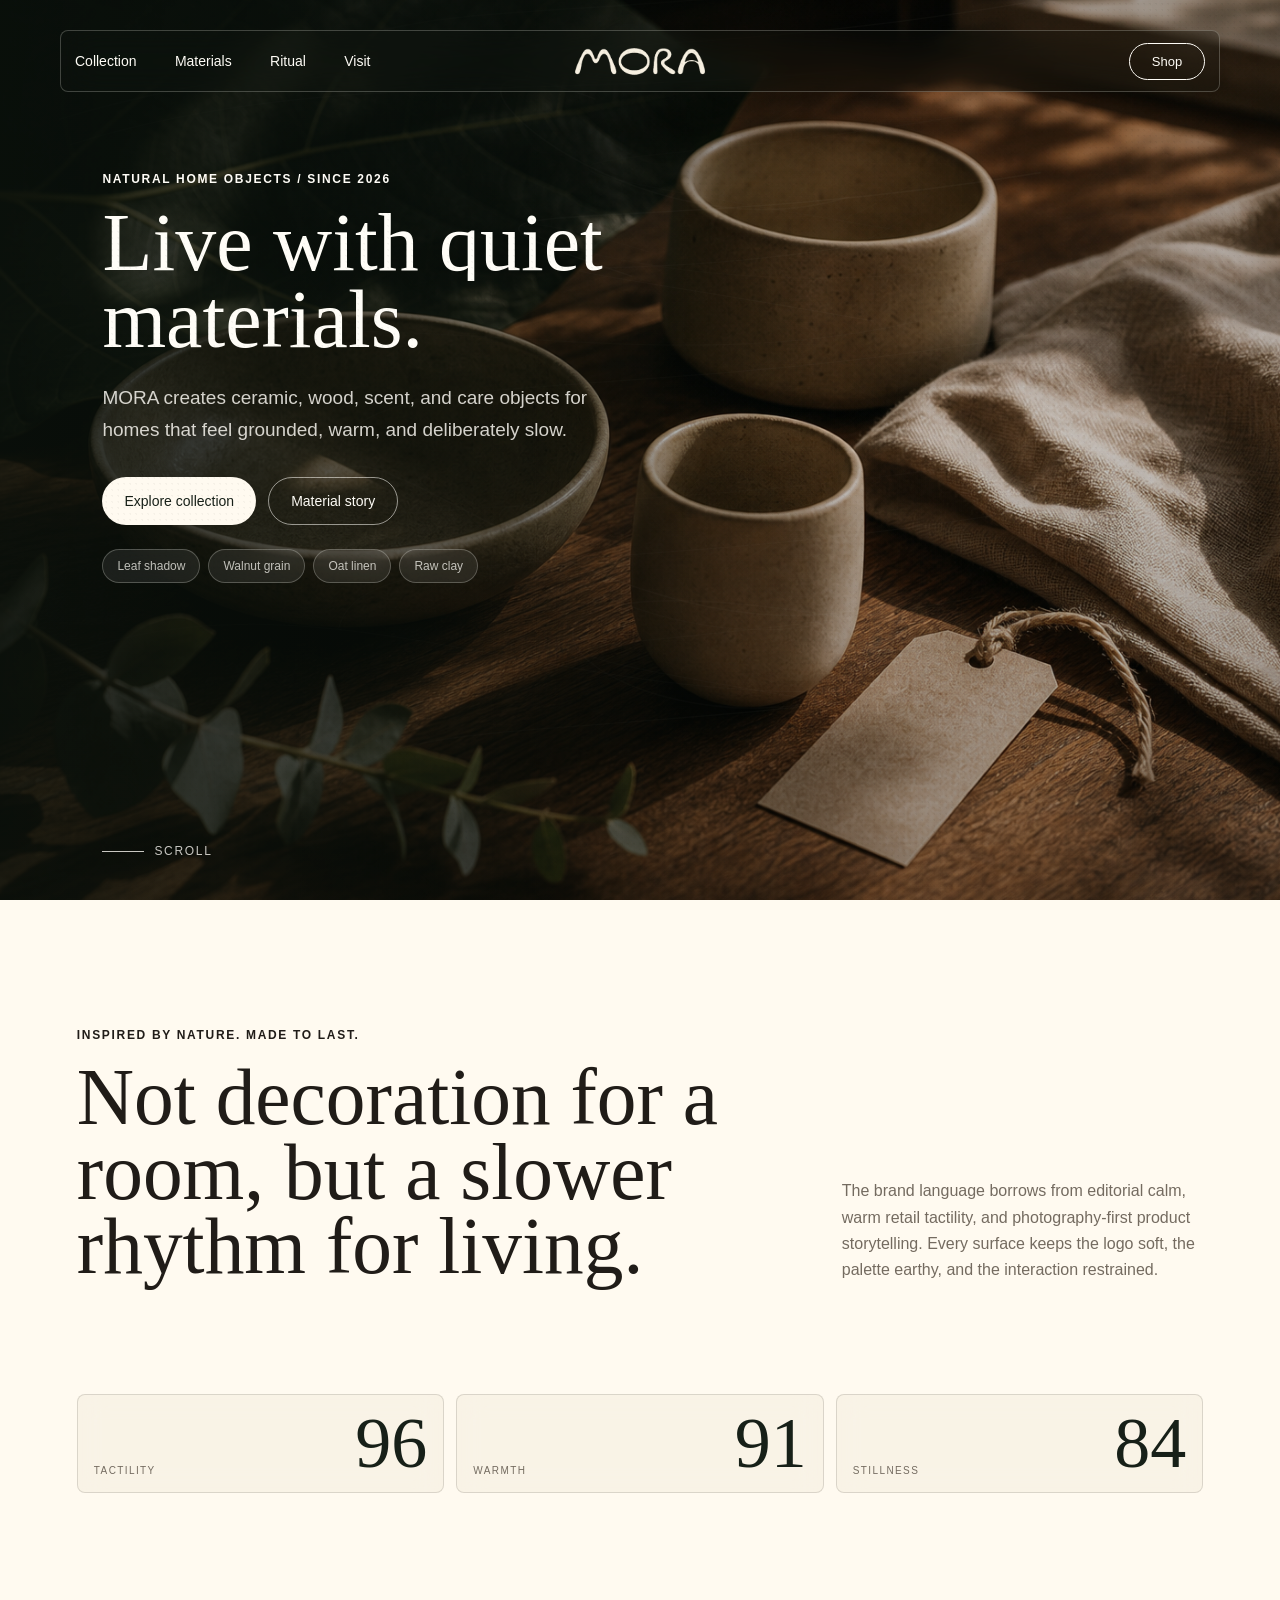
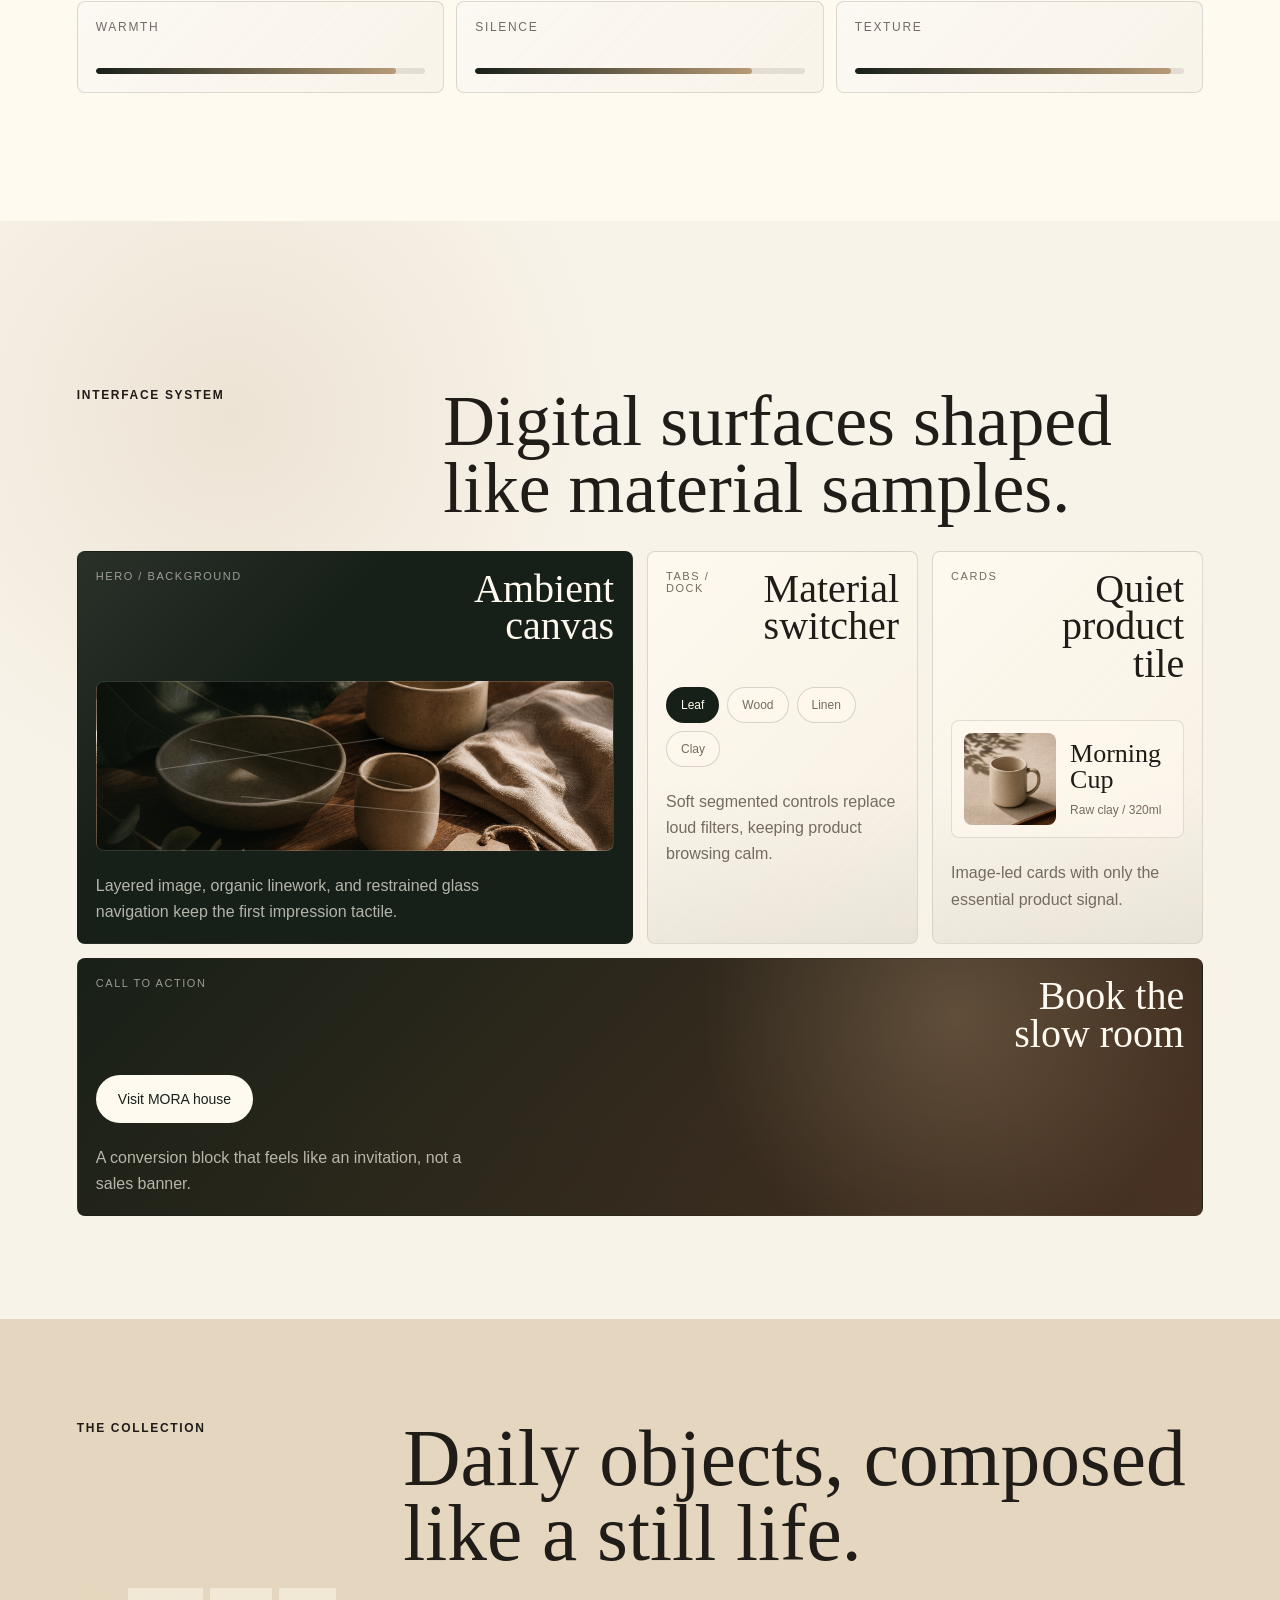
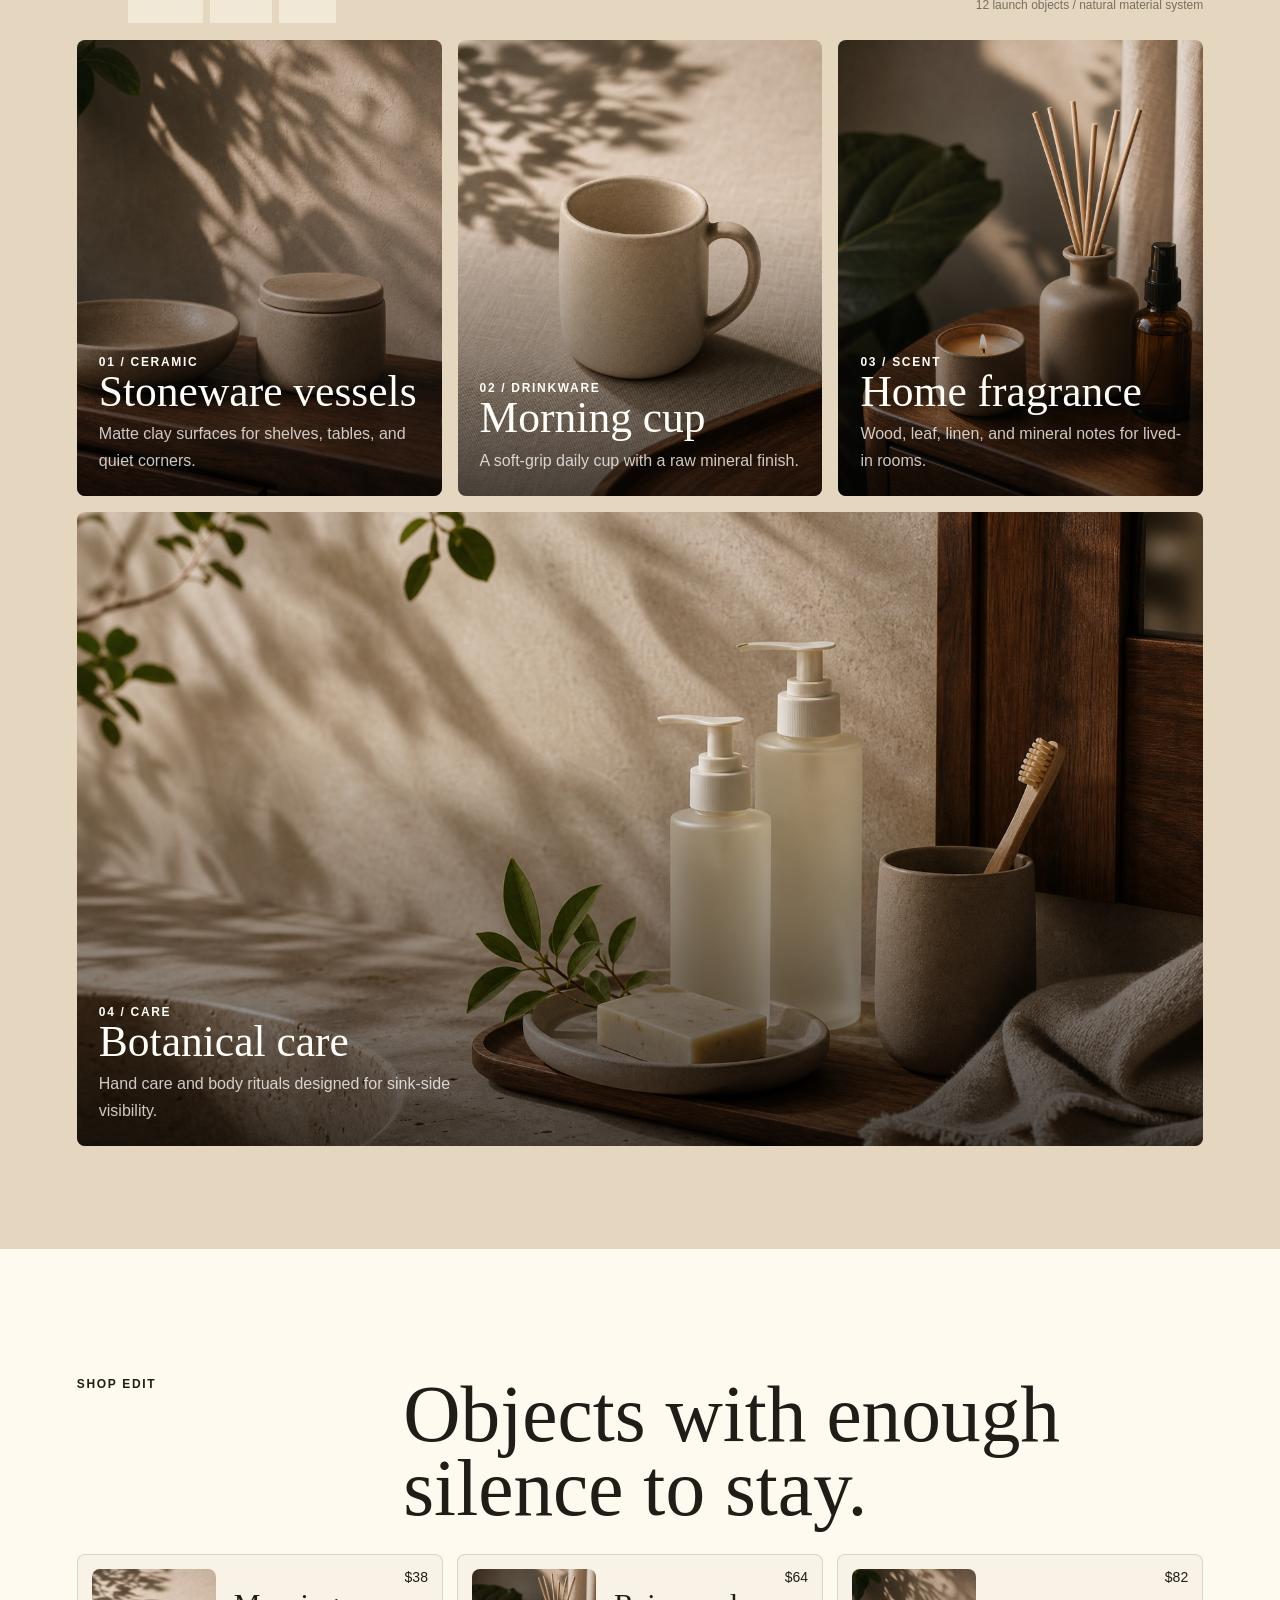
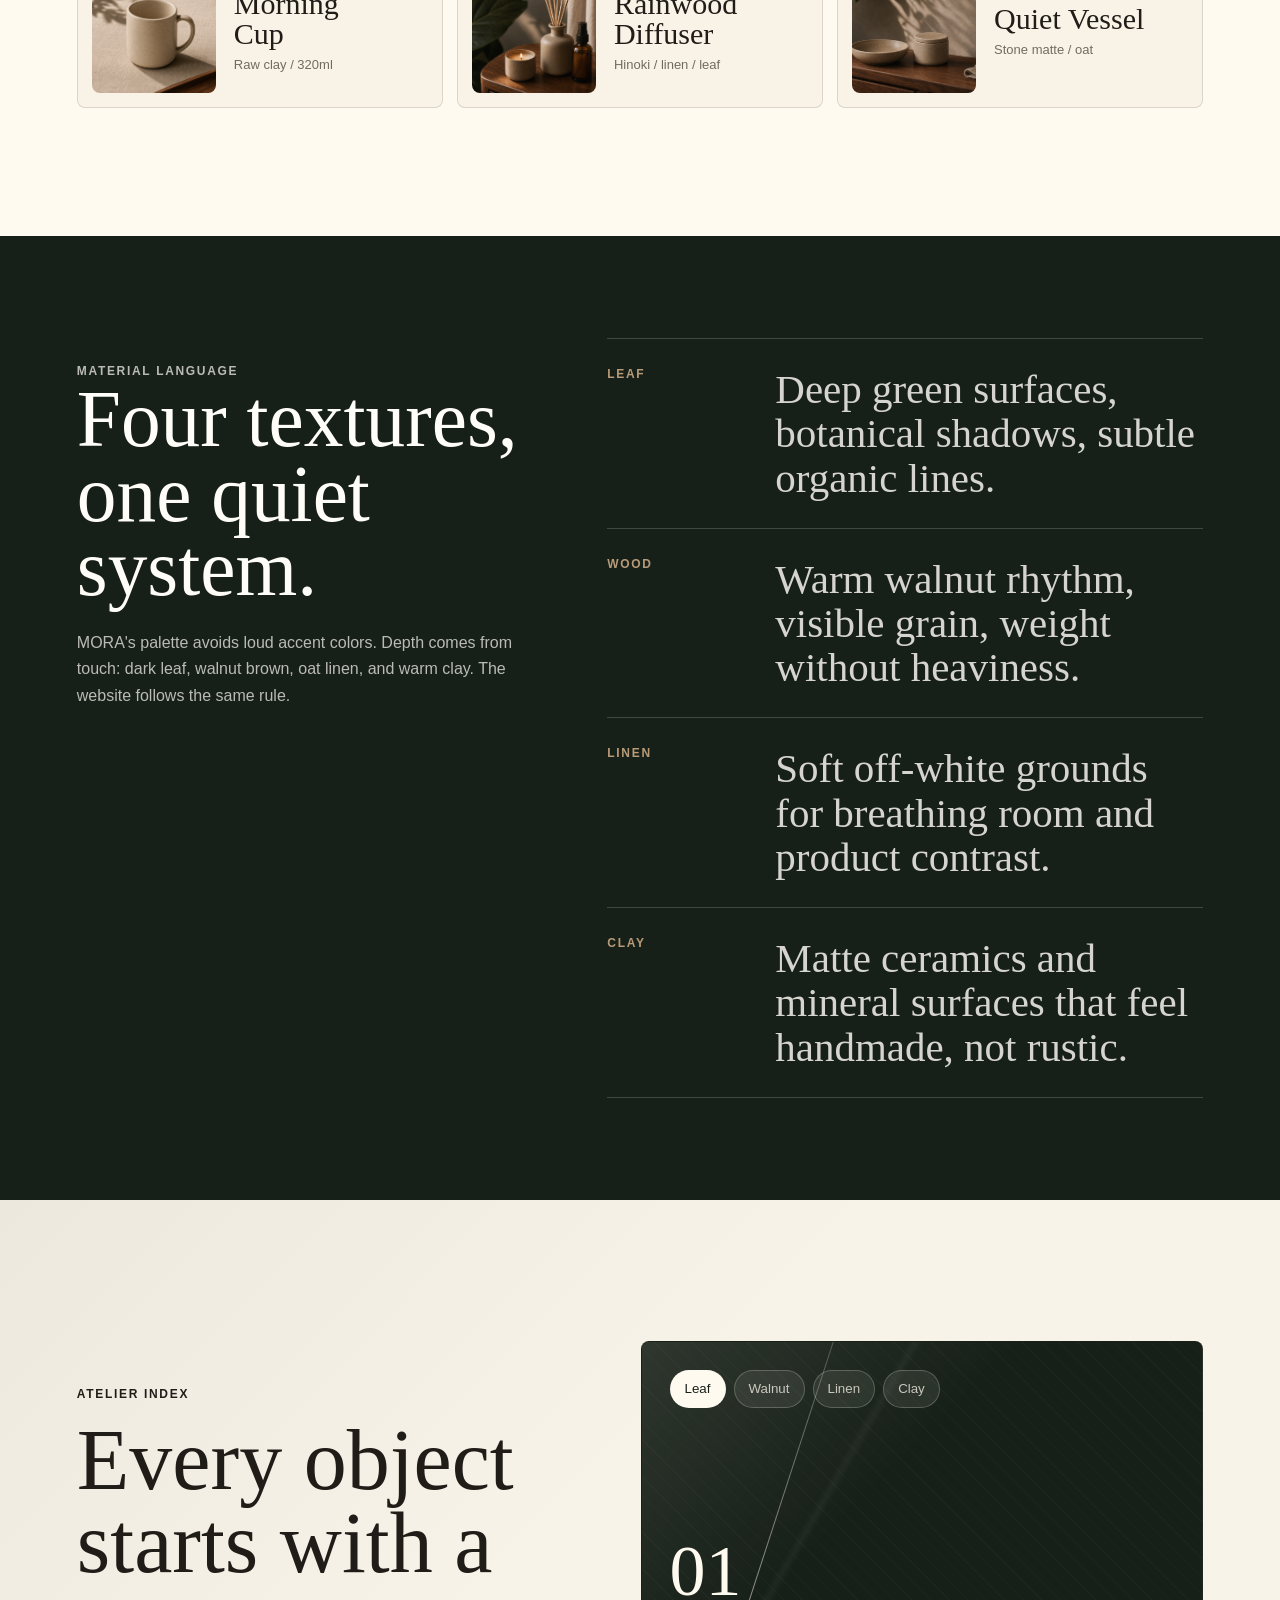
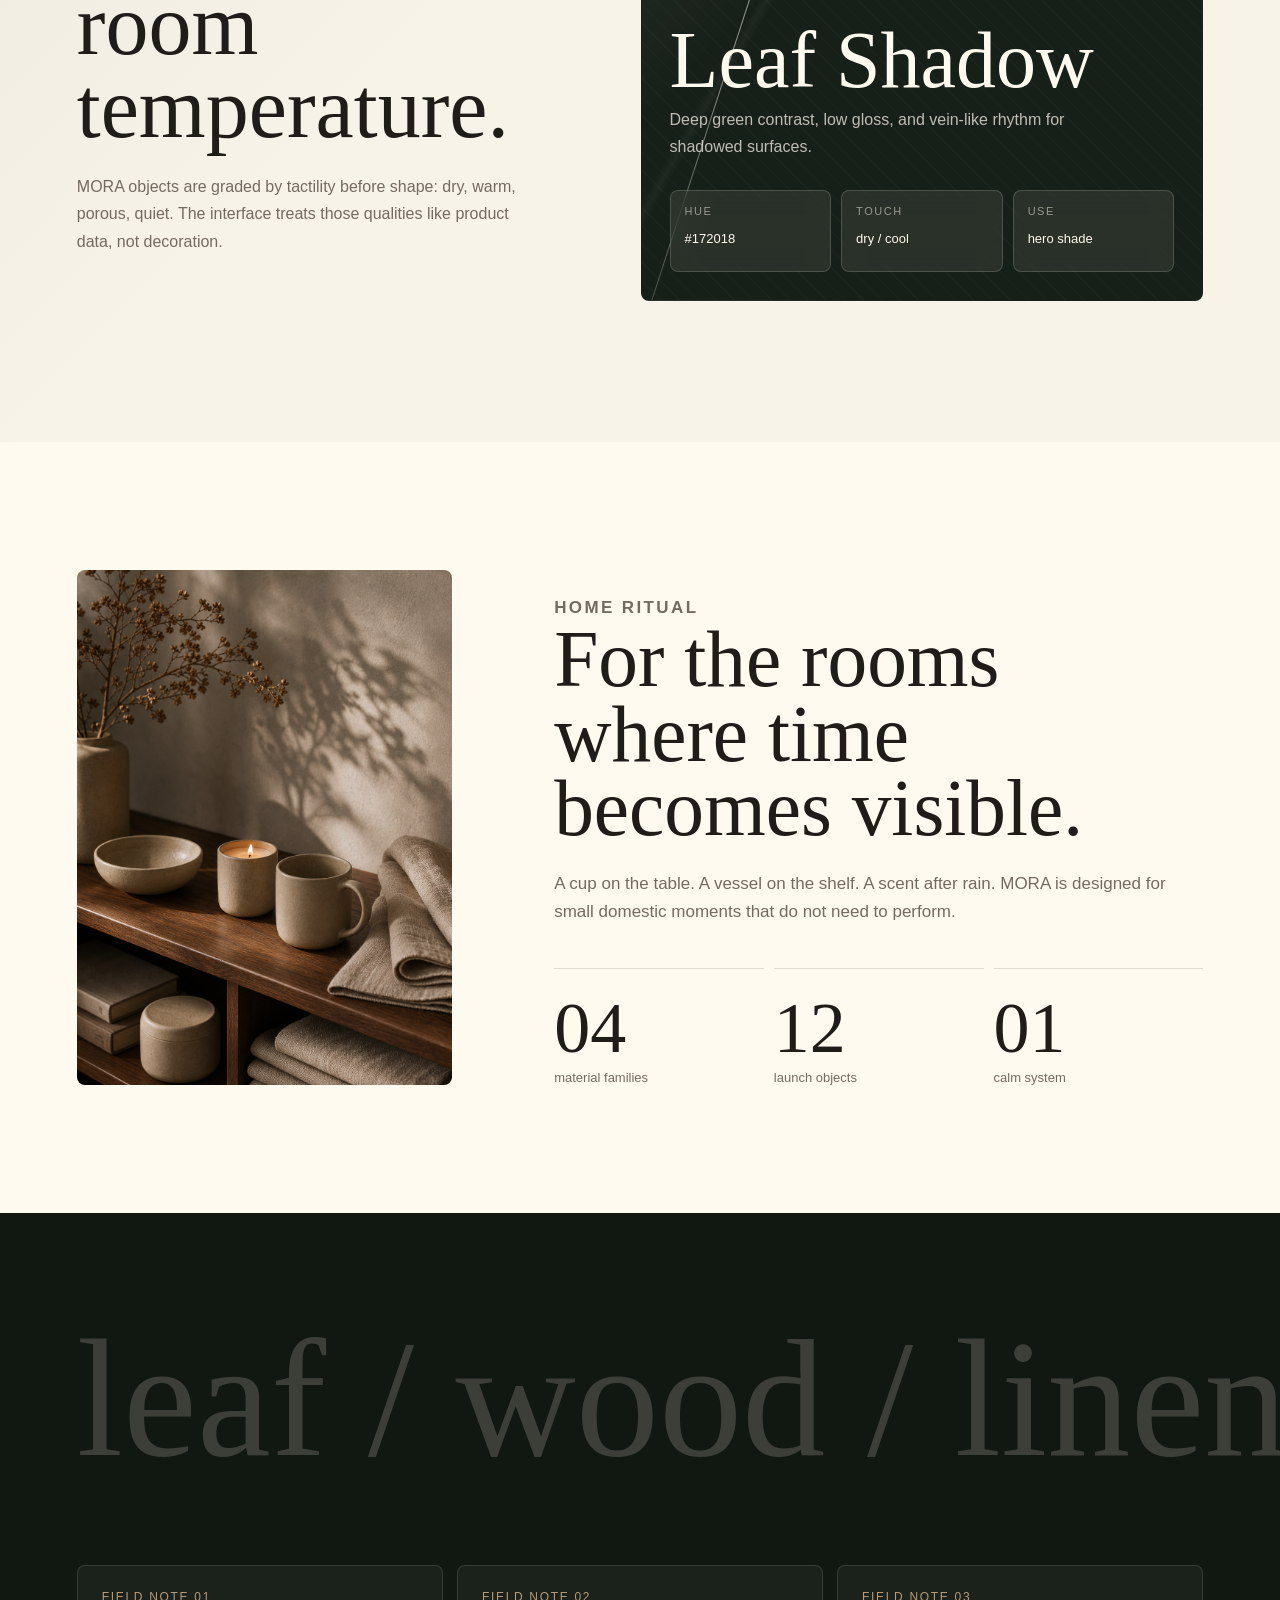
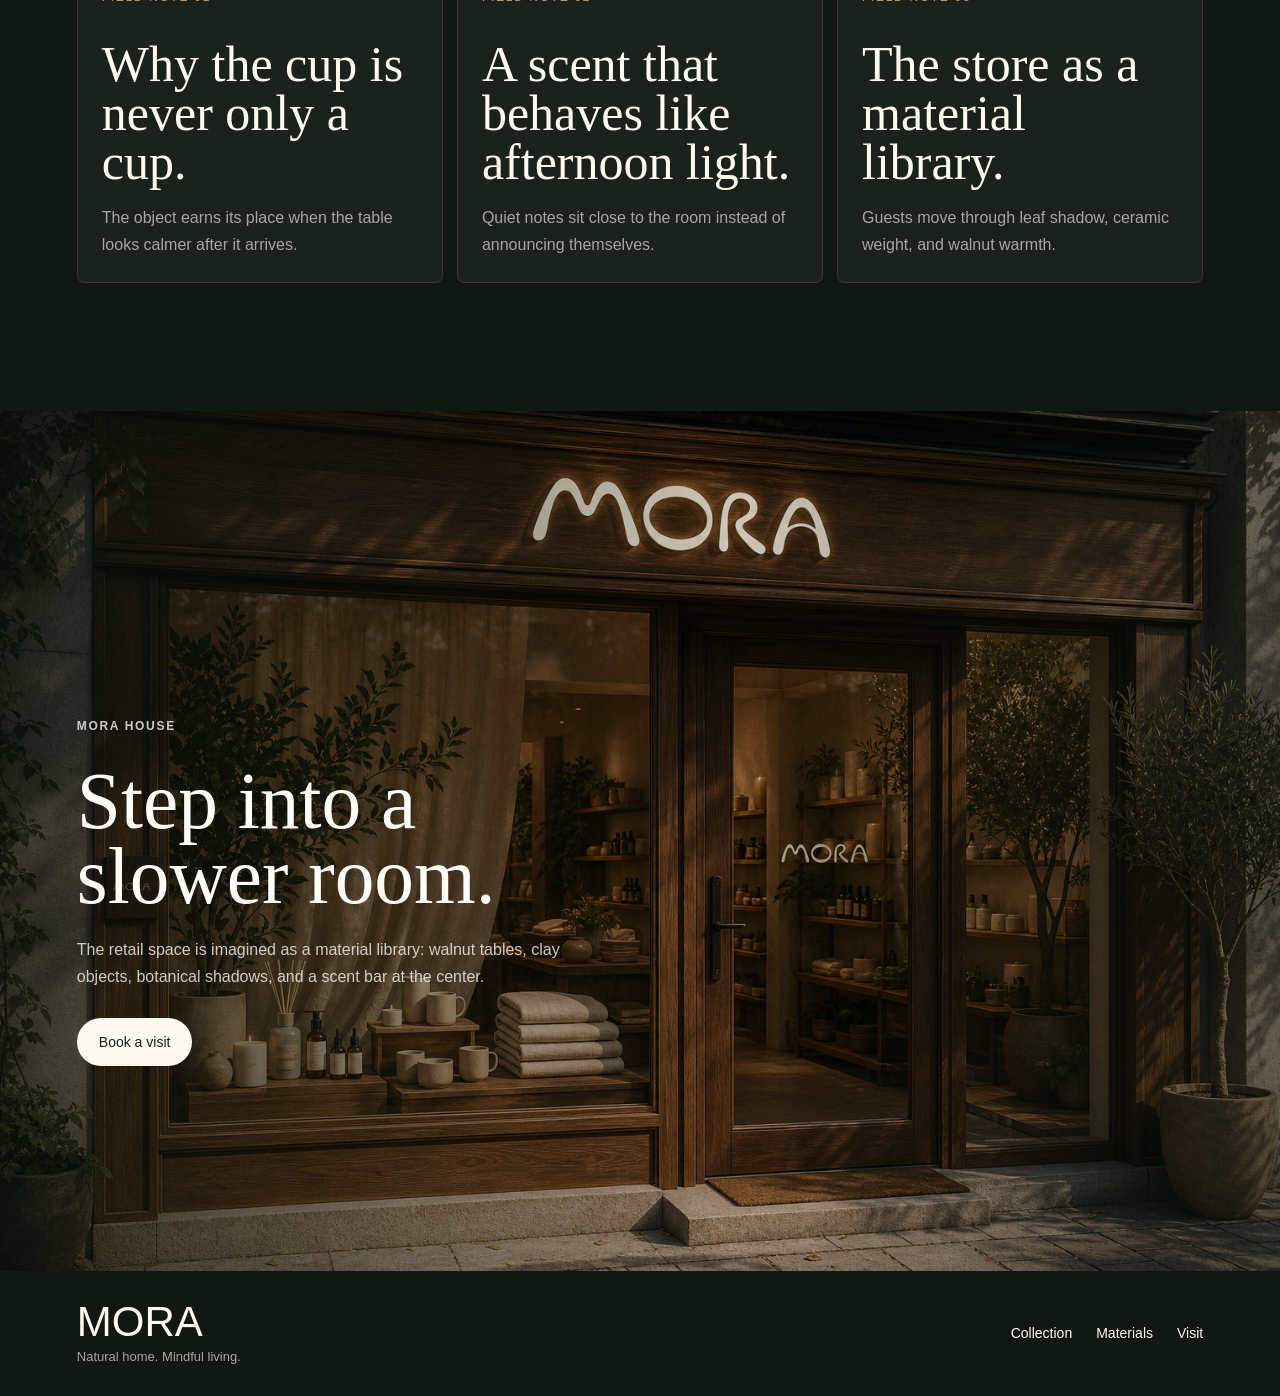
<file: mora/index.html>
<!doctype html>
<html lang="zh-CN">
<head>
  <meta charset="UTF-8" />
  <meta name="viewport" content="width=device-width, initial-scale=1.0" />
  <title>MORA | Natural Home, Mindful Living</title>
  <meta name="description" content="MORA natural homeware brand website concept." />
  <link rel="icon" href="data:," />
  <link rel="stylesheet" href="./styles.css?v=20260701-video-opening" />
</head>
<body>
  <div class="opening-screen" data-opening aria-hidden="true">
    <video
      class="opening-video"
      data-opening-video
      src="./assets/opening-video-node-4.mp4"
      muted
      autoplay
      playsinline
      preload="auto"
    ></video>
  </div>
  <div class="scroll-progress" data-progress aria-hidden="true"></div>
  <div class="grain" aria-hidden="true"></div>
  <header class="site-header" data-header>
    <nav class="main-nav" aria-label="Primary navigation">
      <a href="#collection">Collection</a>
      <a href="#materials">Materials</a>
      <a href="#ritual">Ritual</a>
      <a href="#visit">Visit</a>
    </nav>
    <a class="brand-mark brand-logo-link" href="#top" aria-label="MORA home">
      <img class="brand-logo-img" src="./assets/mora-logo-transparent.png" alt="MORA" />
    </a>
    <a class="header-action" href="#collection">Shop</a>
  </header>

  <main id="top">
    <section class="hero">
      <img class="hero-bg" src="./assets/hero-still-life-v2.png" alt="MORA ceramic tableware with leaf, wood, and linen textures" />
      <canvas class="vein-field" data-vein-field aria-hidden="true"></canvas>
      <div class="hero-shade" aria-hidden="true"></div>
      <div class="hero-content">
        <p class="eyebrow reveal">Natural home objects / since 2026</p>
        <h1 class="split-title reveal" data-split>Live with quiet materials.</h1>
        <p class="hero-copy reveal">
          MORA creates ceramic, wood, scent, and care objects for homes that feel grounded,
          warm, and deliberately slow.
        </p>
        <div class="hero-actions reveal">
          <a class="btn primary magnetic" href="#collection"><span>Explore collection</span></a>
          <a class="btn ghost magnetic" href="#materials"><span>Material story</span></a>
        </div>
        <div class="hero-dock reveal" aria-label="MORA material notes">
          <span>Leaf shadow</span>
          <span>Walnut grain</span>
          <span>Oat linen</span>
          <span>Raw clay</span>
        </div>
      </div>
      <div class="hero-panel reveal">
        <span>01</span>
        <p>Leaf vein, walnut grain, linen touch, stone clay. Four quiet materials define the MORA home.</p>
      </div>
      <a class="scroll-cue" href="#intro" aria-label="Scroll to intro">Scroll</a>
    </section>

    <section class="intro section-band" id="intro">
      <div class="intro-text reveal">
        <p class="section-kicker">Inspired by nature. Made to last.</p>
        <h2>Not decoration for a room, but a slower rhythm for living.</h2>
      </div>
      <div class="intro-note reveal">
        <p>
          The brand language borrows from editorial calm, warm retail tactility, and photography-first product storytelling.
          Every surface keeps the logo soft, the palette earthy, and the interaction restrained.
        </p>
      </div>
      <div class="signal-stack reveal" aria-label="MORA sensory index">
        <div><span>tactility</span><strong data-count="96">00</strong></div>
        <div><span>warmth</span><strong data-count="91">00</strong></div>
        <div><span>stillness</span><strong data-count="84">00</strong></div>
      </div>
      <div class="intro-meter reveal" aria-label="MORA brand qualities">
        <div><span>Warmth</span><i style="--value: 91%"></i></div>
        <div><span>Silence</span><i style="--value: 84%"></i></div>
        <div><span>Texture</span><i style="--value: 96%"></i></div>
      </div>
    </section>

    <section class="interface-lab">
      <div class="section-head reveal">
        <p class="section-kicker">Interface system</p>
        <h2>Digital surfaces shaped like material samples.</h2>
      </div>
      <div class="lab-grid">
        <article class="lab-card lab-card-large spotlight reveal">
          <div class="lab-card-top">
            <span>Hero / background</span>
            <strong>Ambient canvas</strong>
          </div>
          <div class="sample-hero" aria-hidden="true">
            <i></i>
            <i></i>
            <i></i>
          </div>
          <p>Layered image, organic linework, and restrained glass navigation keep the first impression tactile.</p>
        </article>
        <article class="lab-card reveal">
          <div class="lab-card-top">
            <span>Tabs / dock</span>
            <strong>Material switcher</strong>
          </div>
          <div class="mini-tabs" aria-hidden="true">
            <b>Leaf</b><b>Wood</b><b>Linen</b><b>Clay</b>
          </div>
          <p>Soft segmented controls replace loud filters, keeping product browsing calm.</p>
        </article>
        <article class="lab-card reveal">
          <div class="lab-card-top">
            <span>Cards</span>
            <strong>Quiet product tile</strong>
          </div>
          <div class="mini-product" aria-hidden="true">
            <img src="./assets/cup-v2.png" alt="" />
            <div><b>Morning Cup</b><span>Raw clay / 320ml</span></div>
          </div>
          <p>Image-led cards with only the essential product signal.</p>
        </article>
        <article class="lab-card lab-card-cta reveal">
          <div class="lab-card-top">
            <span>Call to action</span>
            <strong>Book the slow room</strong>
          </div>
          <a class="btn primary magnetic" href="#visit"><span>Visit MORA house</span></a>
          <p>A conversion block that feels like an invitation, not a sales banner.</p>
        </article>
      </div>
    </section>

    <section class="collection" id="collection">
      <div class="section-head reveal">
        <p class="section-kicker">The collection</p>
        <h2>Daily objects, composed like a still life.</h2>
      </div>
      <div class="collection-toolbar reveal">
        <button class="chip is-active" type="button">All</button>
        <button class="chip" type="button">Ceramic</button>
        <button class="chip" type="button">Scent</button>
        <button class="chip" type="button">Care</button>
        <span>12 launch objects / natural material system</span>
      </div>
      <div class="product-grid">
        <article class="product-card spotlight reveal" data-product="vessel" role="button" tabindex="0" aria-label="Open Stoneware vessels details">
          <img src="./assets/vessels-v2.png" alt="MORA ceramic homeware collection" />
          <div>
            <span>01 / Ceramic</span>
            <h3>Stoneware vessels</h3>
            <p>Matte clay surfaces for shelves, tables, and quiet corners.</p>
          </div>
        </article>
        <article class="product-card tall spotlight reveal" data-product="cup" role="button" tabindex="0" aria-label="Open Morning cup details">
          <img src="./assets/cup-v2.png" alt="MORA textured cup" />
          <div>
            <span>02 / Drinkware</span>
            <h3>Morning cup</h3>
            <p>A soft-grip daily cup with a raw mineral finish.</p>
          </div>
        </article>
        <article class="product-card spotlight reveal" data-product="diffuser" role="button" tabindex="0" aria-label="Open Home fragrance details">
          <img src="./assets/fragrance-v2.png" alt="MORA home fragrance" />
          <div>
            <span>03 / Scent</span>
            <h3>Home fragrance</h3>
            <p>Wood, leaf, linen, and mineral notes for lived-in rooms.</p>
          </div>
        </article>
        <article class="product-card wide spotlight reveal" data-product="care" role="button" tabindex="0" aria-label="Open Botanical care details">
          <img src="./assets/skincare-v2.png" alt="MORA botanical skincare objects" />
          <div>
            <span>04 / Care</span>
            <h3>Botanical care</h3>
            <p>Hand care and body rituals designed for sink-side visibility.</p>
          </div>
        </article>
      </div>
    </section>

    <section class="shop-edit">
      <div class="section-head reveal">
        <p class="section-kicker">Shop edit</p>
        <h2>Objects with enough silence to stay.</h2>
      </div>
      <div class="shop-row">
        <article class="shop-item reveal" data-product="cup" role="button" tabindex="0" aria-label="Open Morning Cup purchase panel">
          <img src="./assets/cup-v2.png" alt="MORA morning cup product" />
          <div>
            <p>Morning Cup</p>
            <span>Raw clay / 320ml</span>
          </div>
          <strong>$38</strong>
        </article>
        <article class="shop-item reveal" data-product="diffuser" role="button" tabindex="0" aria-label="Open Rainwood Diffuser purchase panel">
          <img src="./assets/fragrance-v2.png" alt="MORA home fragrance product" />
          <div>
            <p>Rainwood Diffuser</p>
            <span>Hinoki / linen / leaf</span>
          </div>
          <strong>$64</strong>
        </article>
        <article class="shop-item reveal" data-product="vessel" role="button" tabindex="0" aria-label="Open Quiet Vessel purchase panel">
          <img src="./assets/vessels-v2.png" alt="MORA ceramic vessel product" />
          <div>
            <p>Quiet Vessel</p>
            <span>Stone matte / oat</span>
          </div>
          <strong>$82</strong>
        </article>
      </div>
    </section>

    <section class="materials" id="materials">
      <div class="material-sticky reveal">
        <p class="section-kicker">Material language</p>
        <h2>Four textures, one quiet system.</h2>
        <p>
          MORA's palette avoids loud accent colors. Depth comes from touch: dark leaf, walnut brown,
          oat linen, and warm clay. The website follows the same rule.
        </p>
      </div>
      <div class="material-list">
        <div class="material-row reveal">
          <span>Leaf</span>
          <p>Deep green surfaces, botanical shadows, subtle organic lines.</p>
        </div>
        <div class="material-row reveal">
          <span>Wood</span>
          <p>Warm walnut rhythm, visible grain, weight without heaviness.</p>
        </div>
        <div class="material-row reveal">
          <span>Linen</span>
          <p>Soft off-white grounds for breathing room and product contrast.</p>
        </div>
        <div class="material-row reveal">
          <span>Clay</span>
          <p>Matte ceramics and mineral surfaces that feel handmade, not rustic.</p>
        </div>
      </div>
    </section>

    <section class="atelier">
      <div class="atelier-copy reveal">
        <p class="section-kicker">Atelier index</p>
        <h2>Every object starts with a room temperature.</h2>
        <p>
          MORA objects are graded by tactility before shape: dry, warm, porous, quiet.
          The interface treats those qualities like product data, not decoration.
        </p>
      </div>
      <div class="texture-console reveal" data-console>
        <div class="console-tabs" role="tablist" aria-label="Material selector">
          <button class="console-tab is-active" type="button" data-material="leaf">Leaf</button>
          <button class="console-tab" type="button" data-material="walnut">Walnut</button>
          <button class="console-tab" type="button" data-material="linen">Linen</button>
          <button class="console-tab" type="button" data-material="clay">Clay</button>
        </div>
        <div class="console-display" data-material-display>
          <span>01</span>
          <h3>Leaf Shadow</h3>
          <p>Deep green contrast, low gloss, and vein-like rhythm for shadowed surfaces.</p>
        </div>
        <div class="console-spec">
          <div><span>Hue</span><strong data-spec-hue>#172018</strong></div>
          <div><span>Touch</span><strong data-spec-touch>dry / cool</strong></div>
          <div><span>Use</span><strong data-spec-use>hero shade</strong></div>
        </div>
      </div>
    </section>

    <section class="ritual" id="ritual">
      <div class="ritual-image reveal">
        <img src="./assets/poster-v2.png" alt="MORA editorial brand poster" />
      </div>
      <div class="ritual-copy reveal">
        <p class="section-kicker">Home ritual</p>
        <h2>For the rooms where time becomes visible.</h2>
        <p>
          A cup on the table. A vessel on the shelf. A scent after rain. MORA is designed for
          small domestic moments that do not need to perform.
        </p>
        <div class="stats">
          <div><strong>04</strong><span>material families</span></div>
          <div><strong>12</strong><span>launch objects</span></div>
          <div><strong>01</strong><span>calm system</span></div>
        </div>
      </div>
    </section>

    <section class="journal">
      <div class="journal-track" aria-label="MORA brand phrase">
        <span>leaf / wood / linen / clay / stillness / warmth / ritual / home / </span>
        <span>leaf / wood / linen / clay / stillness / warmth / ritual / home / </span>
      </div>
      <div class="journal-grid">
        <article class="journal-story reveal">
          <span>Field note 01</span>
          <h3>Why the cup is never only a cup.</h3>
          <p>The object earns its place when the table looks calmer after it arrives.</p>
        </article>
        <article class="journal-story reveal">
          <span>Field note 02</span>
          <h3>A scent that behaves like afternoon light.</h3>
          <p>Quiet notes sit close to the room instead of announcing themselves.</p>
        </article>
        <article class="journal-story reveal">
          <span>Field note 03</span>
          <h3>The store as a material library.</h3>
          <p>Guests move through leaf shadow, ceramic weight, and walnut warmth.</p>
        </article>
      </div>
    </section>

    <section class="visit" id="visit">
      <img src="./assets/store.png" alt="MORA warm retail store interior" />
      <div class="visit-card reveal">
        <p class="section-kicker">MORA house</p>
        <h2>Step into a slower room.</h2>
        <p>
          The retail space is imagined as a material library: walnut tables, clay objects,
          botanical shadows, and a scent bar at the center.
        </p>
        <a class="btn primary magnetic" href="#top"><span>Book a visit</span></a>
      </div>
    </section>
  </main>

  <div class="product-modal" data-product-modal aria-hidden="true">
    <button class="modal-backdrop" type="button" data-modal-close aria-label="Close product details"></button>
    <section class="modal-sheet" role="dialog" aria-modal="true" aria-labelledby="modal-title">
      <button class="modal-close" type="button" data-modal-close aria-label="Close product details">&times;</button>
      <div class="modal-gallery">
        <img class="modal-image" data-modal-image src="./assets/cup-v2.png" alt="" />
        <div class="modal-thumbs" aria-label="Product images">
          <button class="is-active" type="button" data-modal-thumb="0"></button>
          <button type="button" data-modal-thumb="1"></button>
          <button type="button" data-modal-thumb="2"></button>
        </div>
      </div>
      <div class="modal-info">
        <p class="section-kicker" data-modal-kicker>Drinkware</p>
        <h2 id="modal-title" data-modal-title>Morning Cup</h2>
        <p class="modal-copy" data-modal-copy></p>
        <div class="modal-price-row">
          <strong data-modal-price>$38</strong>
          <span data-modal-stock>Made in small batches</span>
        </div>
        <div class="modal-options">
          <div>
            <span>Finish</span>
            <div class="option-row" data-finish-options></div>
          </div>
          <div>
            <span>Quantity</span>
            <div class="quantity-stepper">
              <button type="button" data-qty-minus aria-label="Decrease quantity">-</button>
              <strong data-qty>1</strong>
              <button type="button" data-qty-plus aria-label="Increase quantity">+</button>
            </div>
          </div>
        </div>
        <div class="modal-specs">
          <div><span>Material</span><strong data-modal-material></strong></div>
          <div><span>Touch</span><strong data-modal-touch></strong></div>
          <div><span>Use</span><strong data-modal-use></strong></div>
        </div>
        <button class="modal-buy" type="button" data-modal-buy>Add to bag</button>
      </div>
    </section>
  </div>

  <footer class="footer">
    <div>
      <a class="brand-mark" href="#top">MORA</a>
      <p>Natural home. Mindful living.</p>
    </div>
    <nav aria-label="Footer navigation">
      <a href="#collection">Collection</a>
      <a href="#materials">Materials</a>
      <a href="#visit">Visit</a>
    </nav>
  </footer>

  <script src="./script.js?v=20260701-video-opening"></script>
</body>
</html>
</file>
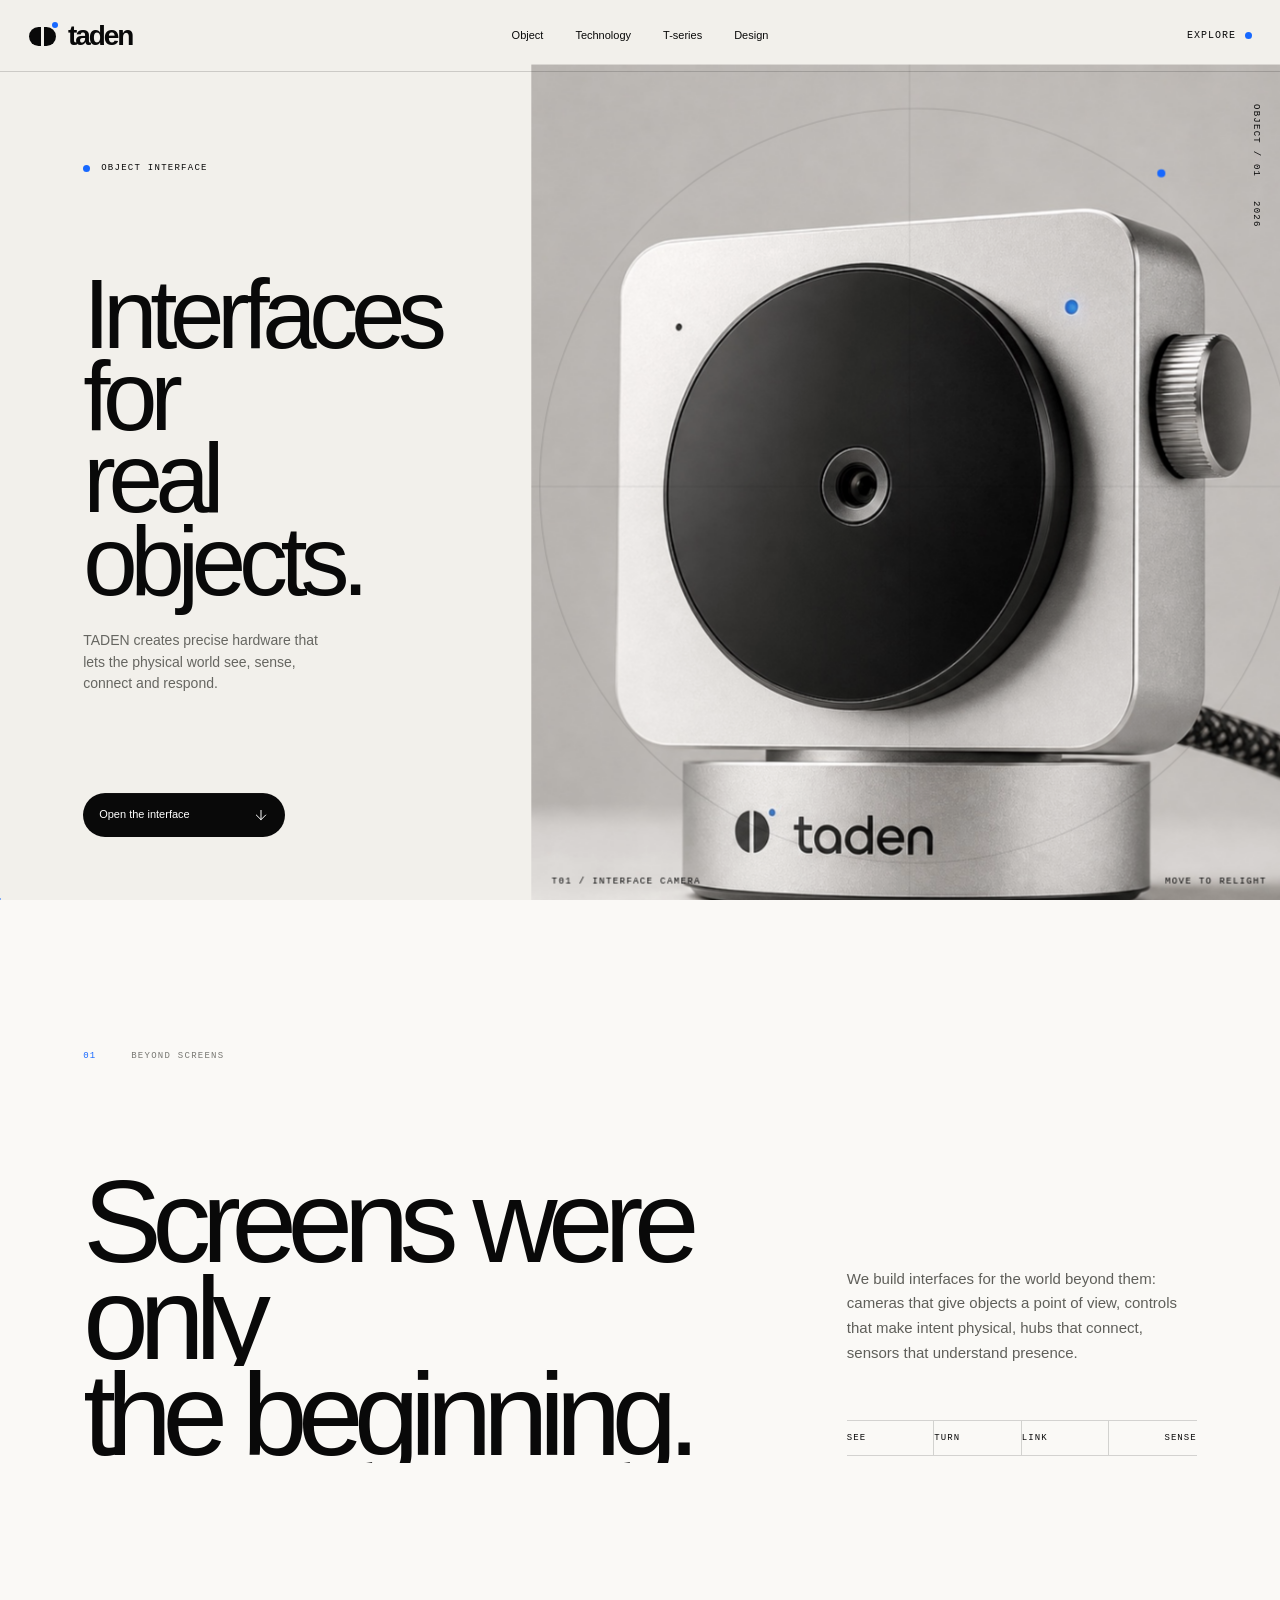
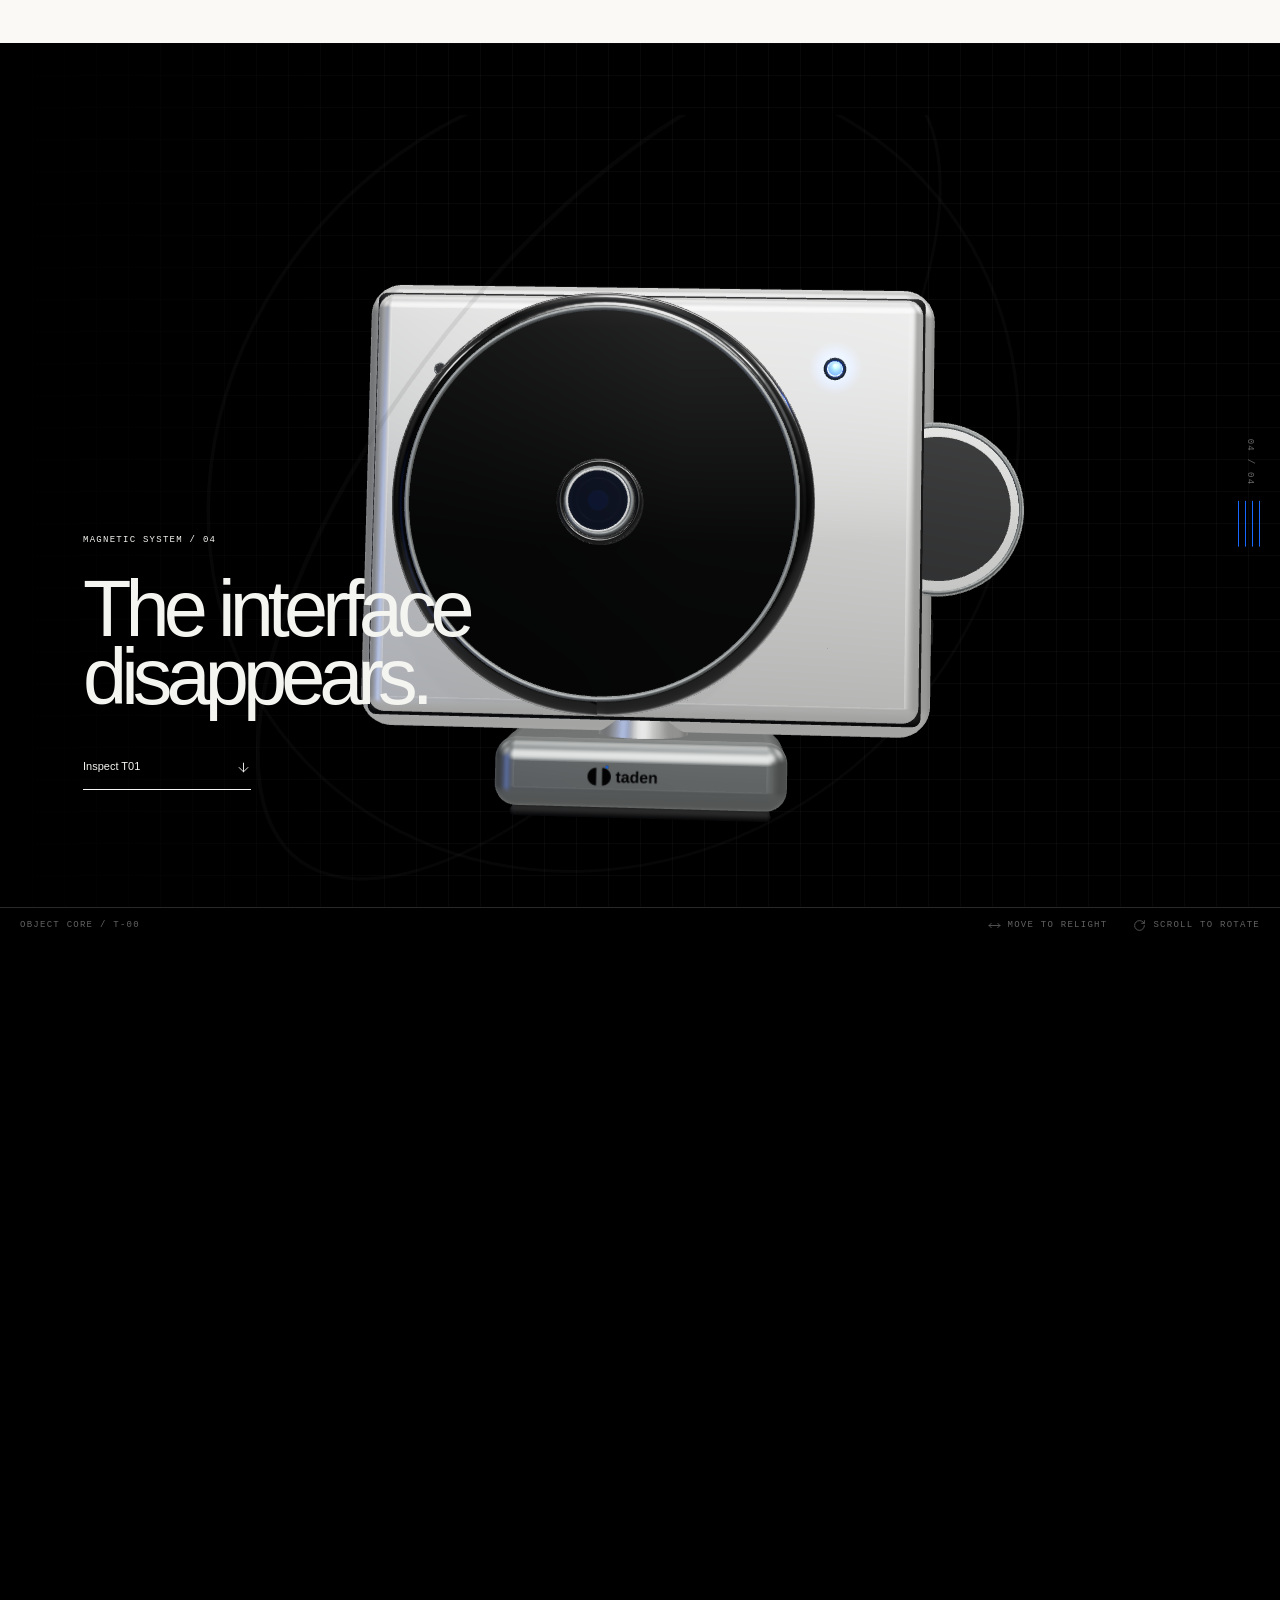
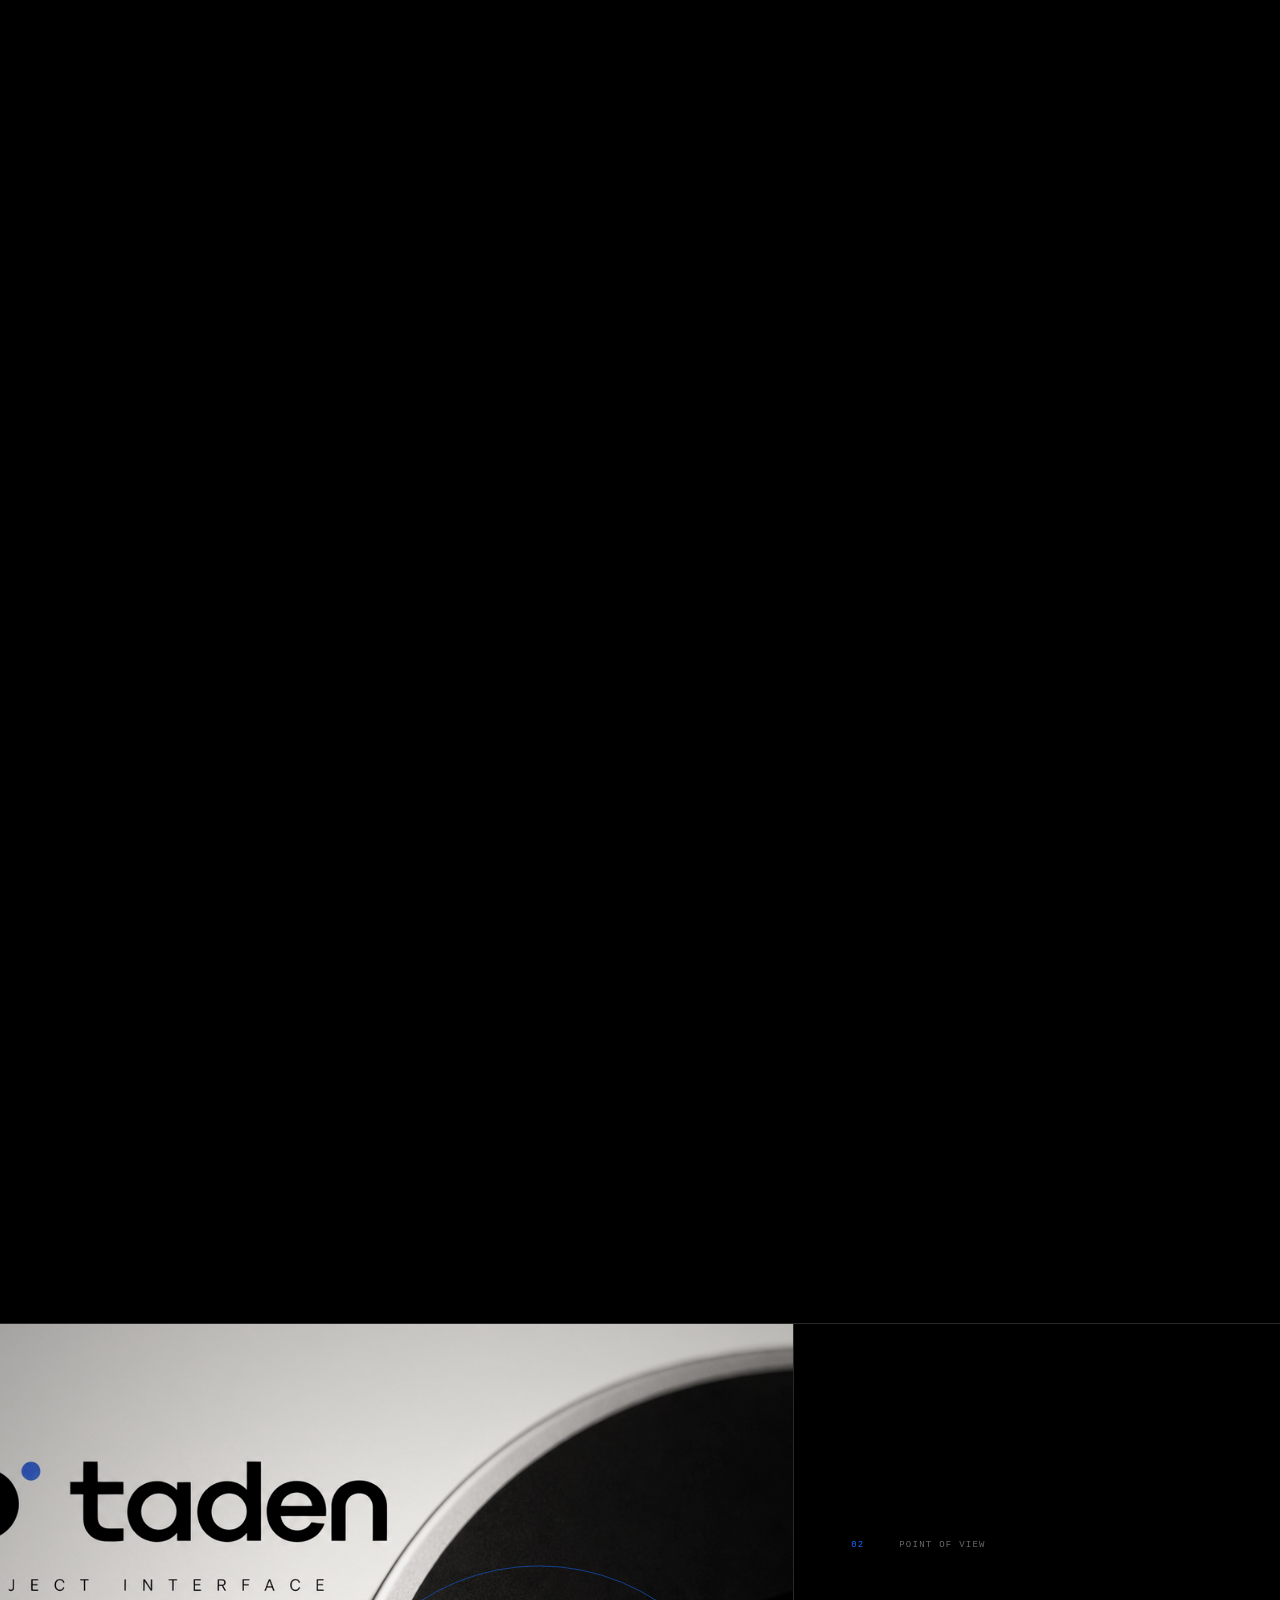
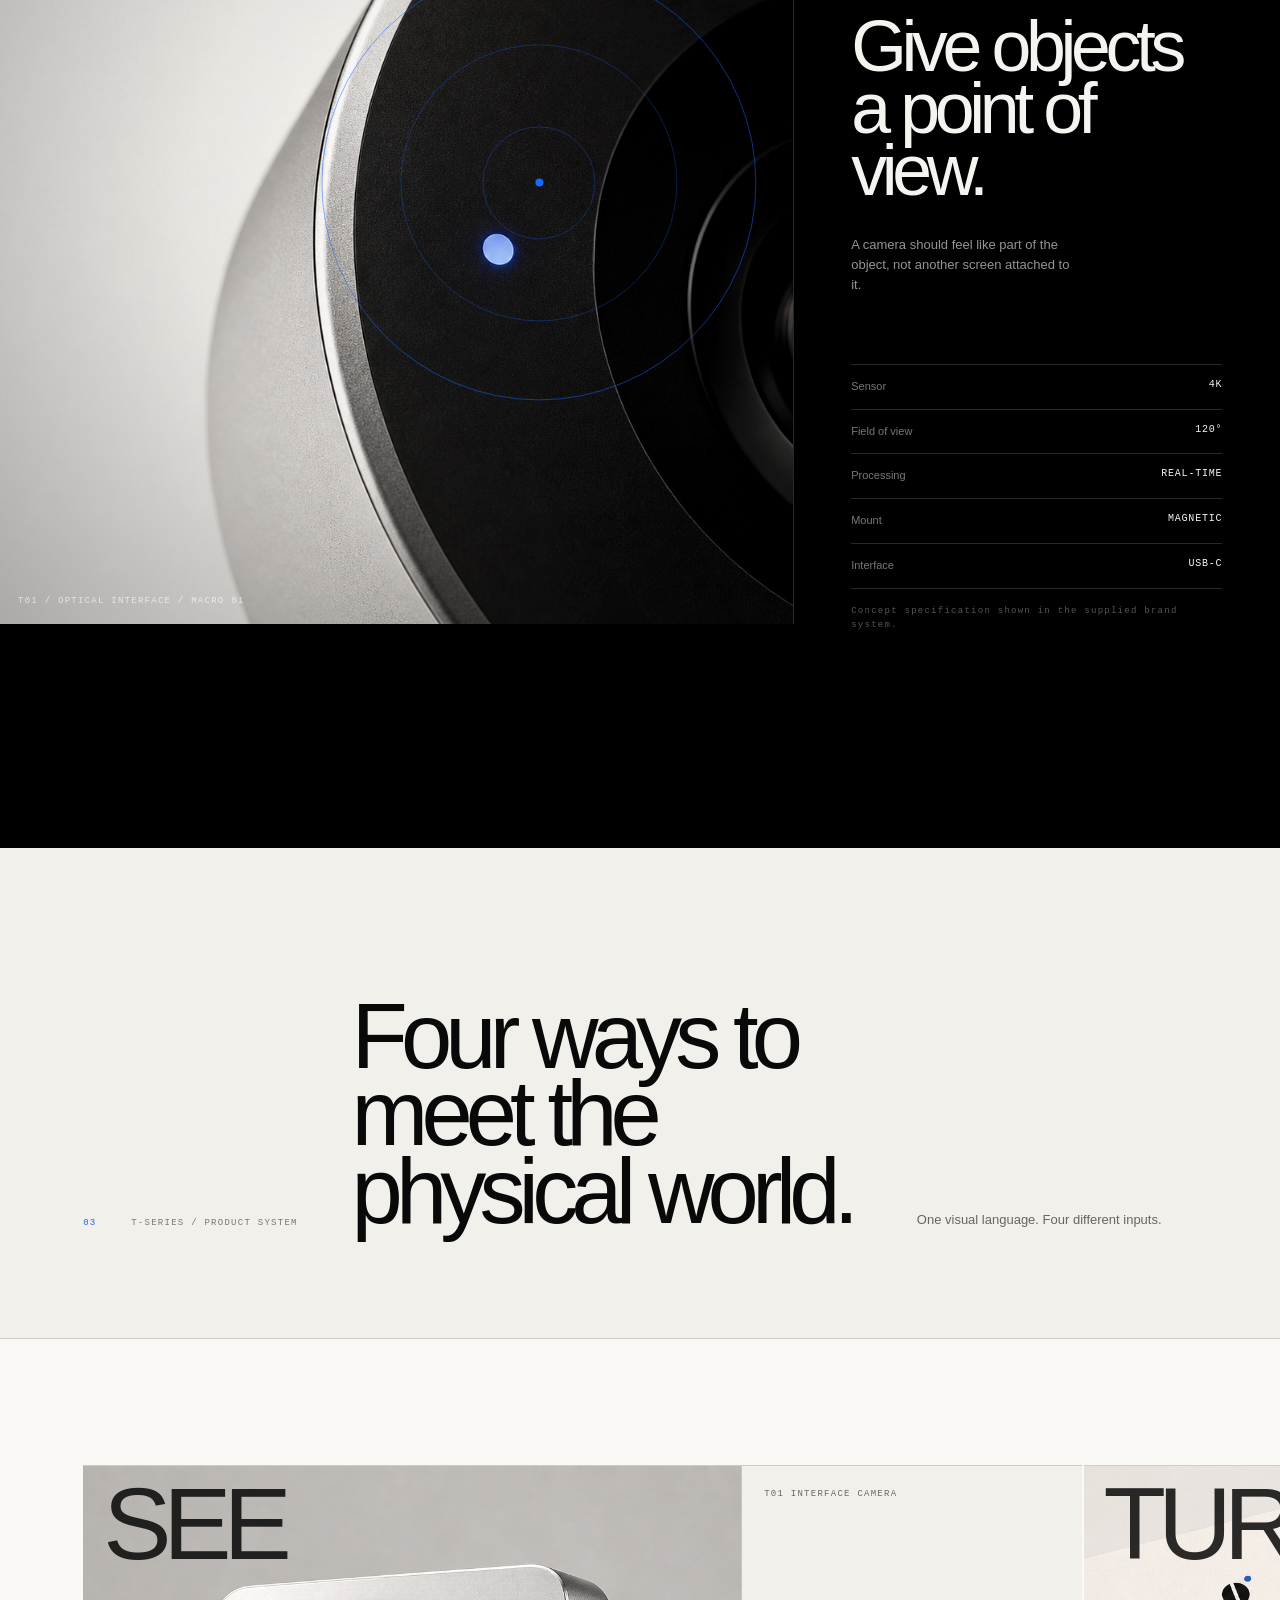
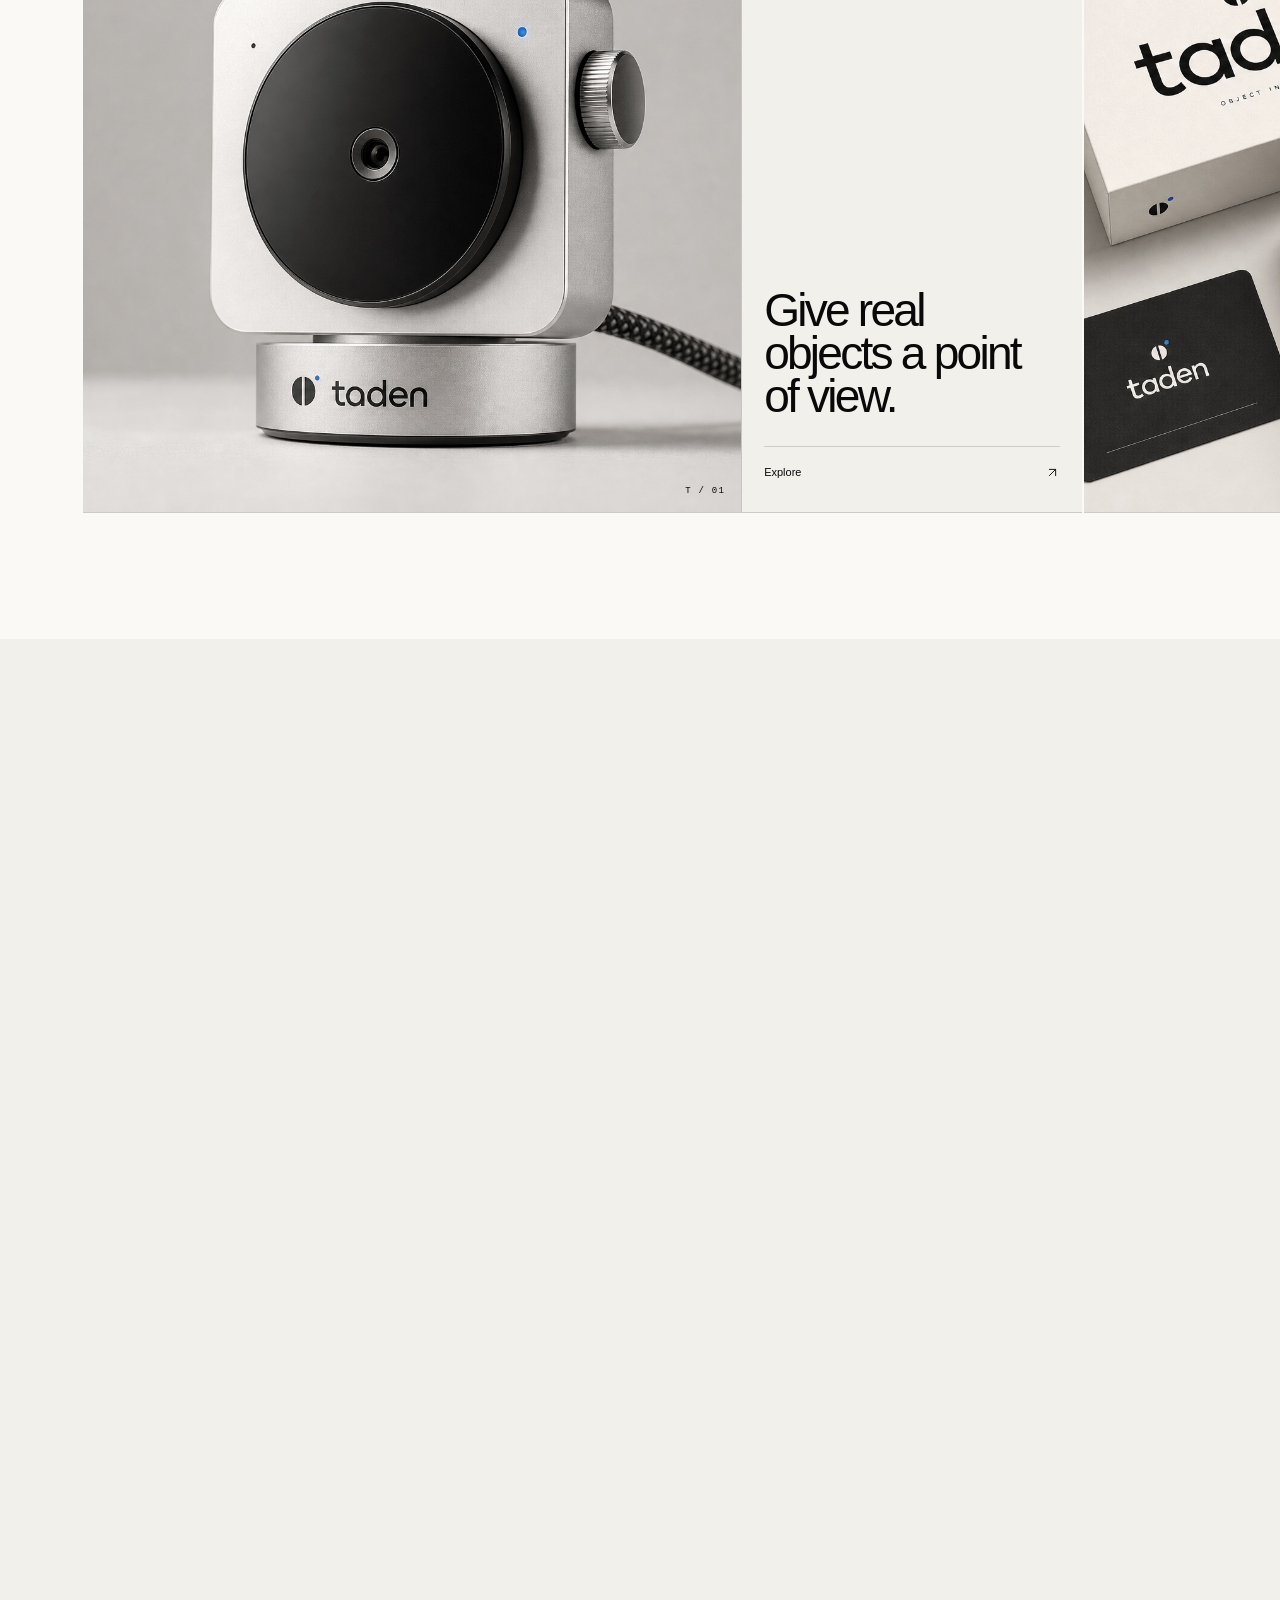
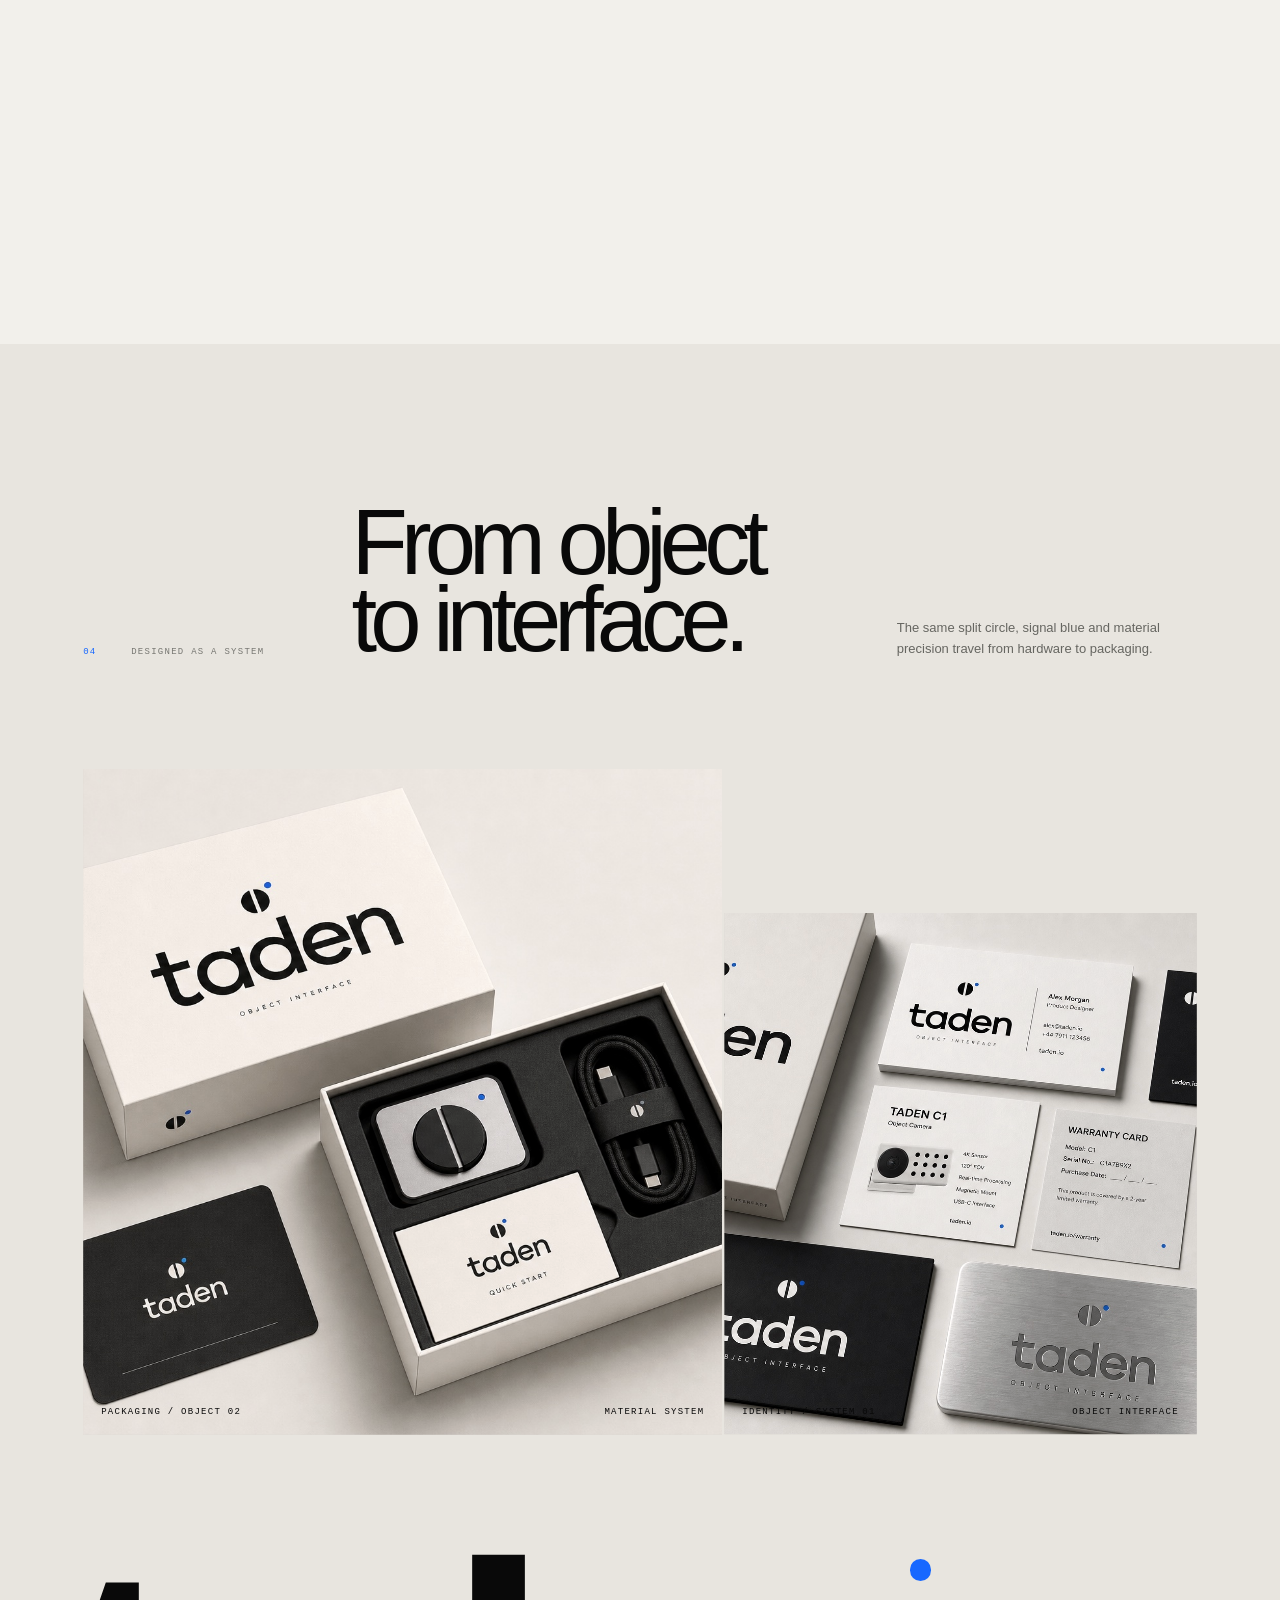
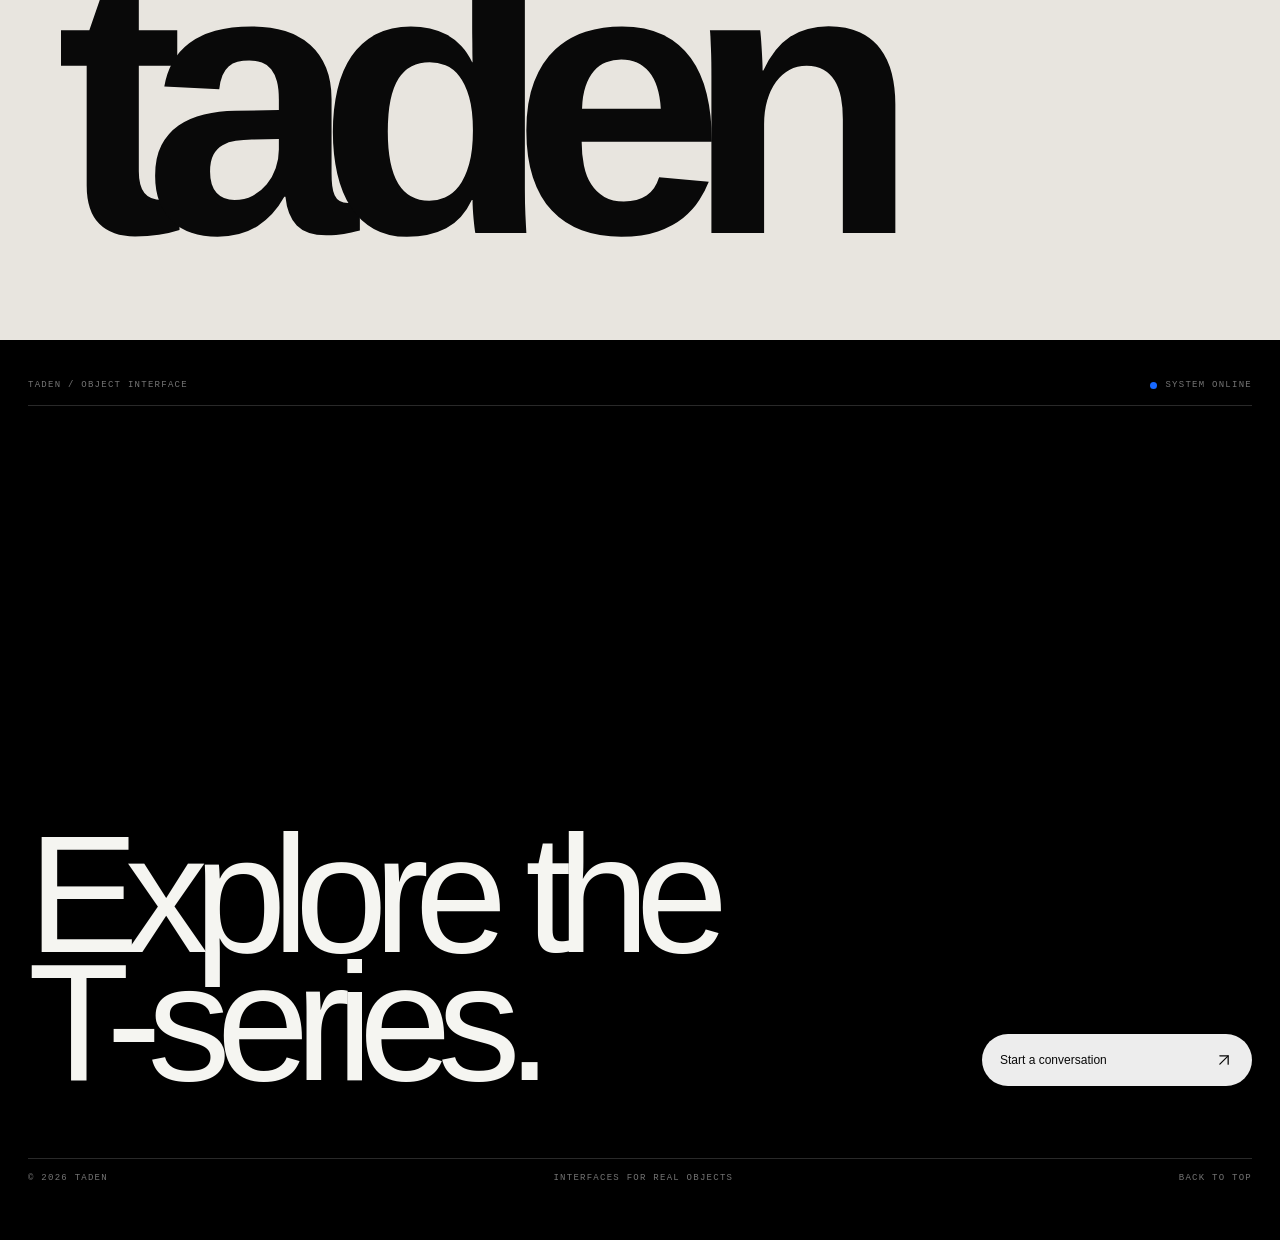
<file: taden/index.html>
<!doctype html>
<html lang="en">
  <head>
    <meta charset="UTF-8" />
    <meta name="viewport" content="width=device-width, initial-scale=1.0" />
    <meta name="theme-color" content="#f2f0eb" />
    <meta
      name="description"
      content="TADEN creates precise interfaces for real objects — hardware that lets the physical world see, turn, link and sense."
    />
    <meta name="color-scheme" content="light dark" />
    <link rel="preload" as="image" href="./assets/t01-hardware.jpg" fetchpriority="high" />
    <title>TADEN — Interfaces for real objects</title>
    <script type="module" crossorigin src="./assets/index-CV-nHaTT.js"></script>
    <link rel="stylesheet" crossorigin href="./assets/index-DEruemPd.css">
  </head>
  <body>
    <div id="root"></div>
  </body>
</html>
</file>
<file: mora/styles.css>
:root {
  --leaf: #172018;
  --leaf-soft: #253128;
  --moss: #61705a;
  --walnut: #6b4226;
  --clay: #b89b78;
  --oat: #eee5d6;
  --linen: #f8f3e9;
  --paper: #fffaf0;
  --ink: #201c18;
  --muted: #746b60;
  --line: rgba(32, 28, 24, 0.14);
  --white: #fffdf7;
  --radius: 8px;
  --serif: "Cormorant Garamond", Georgia, serif;
  --sans: "Inter", -apple-system, BlinkMacSystemFont, "Segoe UI", sans-serif;
}

* {
  box-sizing: border-box;
}

html {
  scroll-behavior: smooth;
}

section[id] {
  scroll-margin-top: 128px;
}

body {
  margin: 0;
  color: var(--ink);
  background: var(--linen);
  font-family: var(--sans);
  letter-spacing: 0;
}

body.is-loading {
  overflow: hidden;
}

body.modal-open {
  overflow: hidden;
}

img {
  display: block;
  max-width: 100%;
}

a {
  color: inherit;
  text-decoration: none;
}

.opening-screen {
  position: fixed;
  inset: 0;
  z-index: 200;
  overflow: hidden;
  color: var(--paper);
  background: #0b110d;
  transition:
    opacity 2400ms cubic-bezier(.16, 1, .3, 1),
    visibility 0s linear 2400ms;
}

.opening-screen::before {
  content: none;
}

.opening-screen.is-hidden {
  visibility: hidden;
  opacity: 0;
}

.opening-video {
  position: absolute;
  inset: 0;
  width: 100%;
  height: 100%;
  object-fit: cover;
  opacity: 0;
  transition: opacity 900ms ease;
}

.opening-screen.is-ready .opening-video {
  opacity: 1;
}

.scroll-progress {
  position: fixed;
  top: 0;
  left: 0;
  z-index: 50;
  width: 100%;
  height: 2px;
  background: linear-gradient(90deg, var(--clay), var(--paper));
  transform: scaleX(0);
  transform-origin: left;
}

.grain {
  position: fixed;
  inset: 0;
  z-index: 100;
  pointer-events: none;
  opacity: 0.18;
  mix-blend-mode: multiply;
  background-image:
    radial-gradient(circle at 20% 30%, rgba(255,255,255,0.26) 0 1px, transparent 1px),
    radial-gradient(circle at 70% 60%, rgba(0,0,0,0.18) 0 1px, transparent 1px);
  background-size: 4px 4px, 6px 6px;
}

.site-header {
  position: fixed;
  top: clamp(16px, 2.4vw, 30px);
  left: 50%;
  z-index: 20;
  display: grid;
  grid-template-columns: 1fr auto 1fr;
  align-items: center;
  width: min(1160px, calc(100% - 48px));
  padding: 10px 14px;
  border: 1px solid rgba(255, 253, 247, 0.22);
  border-radius: var(--radius);
  color: var(--white);
  background: rgba(23, 32, 24, 0.18);
  backdrop-filter: blur(18px);
  transform: translateX(-50%);
  transition: background 220ms ease, color 220ms ease, border-color 220ms ease;
}

.site-header.is-scrolled {
  color: var(--ink);
  background: rgba(255, 250, 240, 0.88);
  border-color: rgba(32, 28, 24, 0.1);
}

.brand-mark {
  font-family: var(--sans);
  font-size: clamp(24px, 4vw, 42px);
  font-weight: 500;
  line-height: 0.9;
  letter-spacing: 0;
}

.brand-logo-link {
  grid-column: 2;
  justify-self: center;
  display: inline-flex;
  align-items: center;
  width: clamp(104px, 11vw, 146px);
  min-height: 40px;
}

.brand-logo-img {
  display: block;
  width: 100%;
  height: auto;
  filter: none;
  transition: filter 220ms ease, opacity 220ms ease;
}

.site-header.is-scrolled .brand-logo-img {
  filter: brightness(0) saturate(100%);
  opacity: 0.9;
}

.main-nav {
  grid-column: 1;
  justify-self: start;
  display: flex;
  gap: clamp(18px, 3vw, 40px);
  font-size: 14px;
}

.main-nav a,
.header-action,
.footer nav a {
  position: relative;
}

.main-nav a::after,
.footer nav a::after {
  position: absolute;
  right: 0;
  bottom: -6px;
  left: 0;
  height: 1px;
  background: currentColor;
  content: "";
  transform: scaleX(0);
  transform-origin: left;
  transition: transform 220ms ease;
}

.main-nav a:hover::after,
.footer nav a:hover::after {
  transform: scaleX(1);
}

.header-action {
  grid-column: 3;
  justify-self: end;
  min-width: 76px;
  padding: 10px 16px;
  border: 1px solid currentColor;
  border-radius: 999px;
  font-size: 13px;
  text-align: center;
}

.hero {
  position: relative;
  min-height: max(860px, 100svh);
  overflow: hidden;
  color: var(--white);
  background: var(--leaf);
}

.hero-bg {
  position: absolute;
  inset: 0;
  width: 100%;
  height: 100%;
  object-fit: cover;
  object-position: 58% 50%;
  transform: scale(1.04);
  animation: heroDrift 16s ease-in-out infinite alternate;
}

.vein-field {
  position: absolute;
  inset: 0;
  z-index: 1;
  width: 100%;
  height: 100%;
  opacity: 0.38;
  mix-blend-mode: screen;
  pointer-events: none;
}

.hero-shade {
  position: absolute;
  inset: 0;
  z-index: 1;
  background:
    radial-gradient(circle at 70% 44%, rgba(10, 16, 11, 0.03), transparent 28%),
    linear-gradient(90deg, rgba(10, 16, 11, 0.88), rgba(10, 16, 11, 0.58) 34%, rgba(10, 16, 11, 0.16) 66%, rgba(10, 16, 11, 0.22)),
    linear-gradient(180deg, rgba(0, 0, 0, 0.16), transparent 48%, rgba(0, 0, 0, 0.24));
}

.hero-content {
  position: relative;
  z-index: 3;
  display: flex;
  flex-direction: column;
  justify-content: flex-start;
  width: min(610px, calc(100% - 40px));
  min-height: max(860px, 100svh);
  margin-left: max(24px, 8vw);
  padding: clamp(172px, 18vh, 220px) 0 112px;
}

.eyebrow,
.section-kicker,
.product-card span,
.material-row span {
  margin: 0 0 18px;
  font-size: 12px;
  font-weight: 600;
  text-transform: uppercase;
  letter-spacing: 0.14em;
}

.split-title,
h2 {
  margin: 0;
  font-family: var(--serif);
  font-weight: 500;
  line-height: 0.94;
  letter-spacing: 0;
}

.split-title {
  max-width: 610px;
  font-size: clamp(58px, 6.4vw, 98px);
}

.split-title .word {
  display: inline-block;
  overflow: hidden;
  vertical-align: bottom;
}

.split-title .word > span {
  display: inline-block;
  transform: translateY(110%);
  animation: wordUp 850ms cubic-bezier(.22, 1, .36, 1) forwards;
  animation-delay: calc(var(--i) * 90ms + 180ms);
}

.hero-copy {
  max-width: 500px;
  margin: 24px 0 0;
  color: rgba(255, 253, 247, 0.82);
  font-size: clamp(16px, 2vw, 19px);
  line-height: 1.7;
}

.hero-actions {
  display: flex;
  flex-wrap: wrap;
  gap: 12px;
  margin-top: 30px;
}

.hero-dock {
  display: flex;
  flex-wrap: wrap;
  gap: 8px;
  width: min(560px, 100%);
  margin-top: 24px;
}

.hero-dock span,
.chip {
  display: inline-flex;
  align-items: center;
  justify-content: center;
  min-height: 34px;
  padding: 0 14px;
  border: 1px solid rgba(255, 253, 247, 0.24);
  border-radius: 999px;
  color: rgba(255, 253, 247, 0.72);
  background: rgba(255, 253, 247, 0.08);
  backdrop-filter: blur(12px);
  font-size: 12px;
}

.btn {
  display: inline-flex;
  align-items: center;
  justify-content: center;
  min-height: 48px;
  padding: 0 22px;
  border-radius: 999px;
  font-size: 14px;
  transition: transform 180ms ease, background 180ms ease, color 180ms ease, border-color 180ms ease;
}

.btn.primary {
  color: var(--leaf);
  background: var(--paper);
}

.btn.ghost {
  color: var(--white);
  border: 1px solid rgba(255, 253, 247, 0.54);
}

.btn:hover {
  transform: translateY(-2px);
}

.hero-panel {
  display: none;
  position: absolute;
  right: max(30px, 7vw);
  bottom: clamp(72px, 10vh, 120px);
  z-index: 3;
  width: min(300px, calc(100% - 48px));
  padding: 16px;
  border: 1px solid rgba(255, 253, 247, 0.2);
  border-radius: var(--radius);
  background: rgba(255, 253, 247, 0.1);
  backdrop-filter: blur(18px);
}

.signal-stack {
  display: grid;
  grid-template-columns: repeat(3, minmax(0, 1fr));
  gap: 12px;
  grid-column: 1 / -1;
  margin-top: 8px;
}

.signal-stack div {
  display: grid;
  grid-template-columns: 1fr auto;
  align-items: end;
  min-height: 92px;
  padding: 16px;
  border: 1px solid var(--line);
  border-radius: var(--radius);
  background: rgba(238, 229, 214, 0.36);
  backdrop-filter: blur(14px);
  overflow: hidden;
  position: relative;
}

.signal-stack div::before {
  position: absolute;
  inset: 0;
  background: linear-gradient(110deg, transparent, rgba(255, 250, 240, 0.28), transparent);
  content: "";
  transform: translateX(-110%);
  animation: scanPass 5.4s ease-in-out infinite;
}

.signal-stack span {
  color: var(--muted);
  font-size: 10px;
  text-transform: uppercase;
  letter-spacing: 0.14em;
}

.signal-stack strong {
  font-family: var(--serif);
  color: var(--leaf);
  font-size: clamp(42px, 6vw, 72px);
  font-weight: 500;
  line-height: 0.9;
}

.hero-panel span {
  display: block;
  margin-bottom: 22px;
  font-family: var(--serif);
  font-size: 44px;
}

.hero-panel p,
.intro-note p,
.material-sticky p,
.ritual-copy p,
.visit-card p,
.product-card p {
  margin: 0;
  color: inherit;
  line-height: 1.65;
}

.scroll-cue {
  position: absolute;
  bottom: 42px;
  left: max(24px, 8vw);
  z-index: 2;
  display: inline-flex;
  gap: 10px;
  align-items: center;
  color: rgba(255, 253, 247, 0.78);
  font-size: 12px;
  text-transform: uppercase;
  letter-spacing: 0.14em;
}

.scroll-cue::before {
  width: 42px;
  height: 1px;
  background: currentColor;
  content: "";
}

.section-band,
.interface-lab,
.collection,
.shop-edit,
.materials,
.atelier,
.ritual,
.journal,
.visit,
.footer {
  padding-right: max(22px, 6vw);
  padding-left: max(22px, 6vw);
}

.intro {
  display: grid;
  grid-template-columns: minmax(0, 1.1fr) minmax(280px, 0.6fr);
  gap: clamp(32px, 8vw, 120px);
  padding-top: clamp(78px, 10vw, 140px);
  padding-bottom: clamp(72px, 10vw, 130px);
  background: var(--paper);
}

.intro h2,
.section-head h2,
.material-sticky h2,
.ritual-copy h2,
.visit-card h2 {
  font-size: clamp(42px, 6.2vw, 82px);
}

.intro-note {
  align-self: end;
  max-width: 480px;
  color: var(--muted);
}

.intro-meter {
  grid-column: 1 / -1;
  display: grid;
  grid-template-columns: repeat(3, minmax(0, 1fr));
  gap: 12px;
  margin-top: 6px;
}

.intro-meter div {
  padding: 18px;
  border: 1px solid var(--line);
  border-radius: var(--radius);
  background:
    linear-gradient(135deg, rgba(255, 255, 255, 0.54), rgba(255, 255, 255, 0.16)),
    rgba(238, 229, 214, 0.42);
}

.intro-meter span {
  display: block;
  margin-bottom: 34px;
  color: var(--muted);
  font-size: 12px;
  text-transform: uppercase;
  letter-spacing: 0.14em;
}

.intro-meter i {
  display: block;
  width: 100%;
  height: 6px;
  overflow: hidden;
  border-radius: 999px;
  background: rgba(32, 28, 24, 0.1);
}

.intro-meter i::after {
  display: block;
  width: var(--value);
  height: 100%;
  border-radius: inherit;
  background: linear-gradient(90deg, var(--leaf), var(--clay));
  content: "";
  transform: scaleX(0);
  transform-origin: left;
  transition: transform 900ms cubic-bezier(.22, 1, .36, 1) 180ms;
}

.intro-meter.is-visible i::after {
  transform: scaleX(1);
}

.interface-lab {
  padding-top: clamp(162px, 13vw, 204px);
  padding-bottom: clamp(72px, 8vw, 118px);
  background:
    radial-gradient(circle at 18% 18%, rgba(184, 155, 120, 0.18), transparent 28%),
    var(--linen);
}

.lab-grid {
  display: grid;
  grid-template-columns: repeat(4, minmax(0, 1fr));
  gap: 14px;
  align-items: stretch;
}

.lab-card {
  position: relative;
  min-height: 270px;
  overflow: hidden;
  grid-column: auto;
  padding: 18px;
  border: 1px solid var(--line);
  border-radius: var(--radius);
  background:
    linear-gradient(135deg, rgba(255, 250, 240, 0.72), rgba(238, 229, 214, 0.42)),
    rgba(255, 250, 240, 0.52);
  isolation: isolate;
}

.lab-card::after {
  position: absolute;
  inset: auto 0 0;
  height: 42%;
  opacity: 0.55;
  background: linear-gradient(180deg, transparent, rgba(23, 32, 24, 0.1));
  content: "";
  pointer-events: none;
}

.lab-card-large {
  grid-column: span 2;
  min-height: 360px;
  color: var(--paper);
  background:
    linear-gradient(135deg, rgba(255, 250, 240, 0.08), transparent 34%),
    var(--leaf);
}

.lab-card-cta {
  grid-column: 1 / -1;
  min-height: 220px;
  display: flex;
  flex-direction: column;
  justify-content: space-between;
  color: var(--paper);
  background:
    radial-gradient(circle at 78% 22%, rgba(184, 155, 120, 0.3), transparent 28%),
    linear-gradient(135deg, #182017, #4b3323);
}

.lab-card-top {
  position: relative;
  z-index: 2;
  display: flex;
  align-items: start;
  justify-content: space-between;
  gap: 18px;
}

.lab-card-top span {
  color: var(--muted);
  font-size: 11px;
  text-transform: uppercase;
  letter-spacing: 0.14em;
}

.lab-card-large .lab-card-top span,
.lab-card-cta .lab-card-top span {
  color: rgba(255, 250, 240, 0.56);
}

.lab-card-top strong {
  max-width: 230px;
  font-family: var(--serif);
  font-size: clamp(28px, 3.2vw, 40px);
  font-weight: 500;
  line-height: 0.94;
  text-align: right;
}

.lab-card p {
  position: relative;
  z-index: 2;
  max-width: 390px;
  margin: 22px 0 0;
  color: var(--muted);
  line-height: 1.65;
}

.lab-card-large p,
.lab-card-cta p {
  color: rgba(255, 250, 240, 0.68);
}

.sample-hero {
  position: relative;
  z-index: 2;
  height: 170px;
  margin-top: 36px;
  overflow: hidden;
  border: 1px solid rgba(255, 250, 240, 0.16);
  border-radius: var(--radius);
  background:
    linear-gradient(90deg, rgba(10, 16, 11, 0.82), transparent 58%),
    url("./assets/hero-still-life-v2.png") center / cover;
}

.sample-hero i {
  position: absolute;
  width: 44%;
  height: 1px;
  background: rgba(255, 250, 240, 0.26);
  transform-origin: left;
}

.sample-hero i:nth-child(1) {
  top: 34%;
  left: 18%;
  transform: rotate(12deg);
}

.sample-hero i:nth-child(2) {
  top: 52%;
  left: 12%;
  transform: rotate(-8deg);
}

.sample-hero i:nth-child(3) {
  top: 68%;
  left: 28%;
  transform: rotate(5deg);
}

.mini-tabs {
  position: relative;
  z-index: 2;
  display: flex;
  flex-wrap: wrap;
  gap: 8px;
  margin-top: 42px;
}

.mini-tabs b {
  min-height: 36px;
  padding: 10px 14px;
  border: 1px solid rgba(32, 28, 24, 0.16);
  border-radius: 999px;
  color: var(--muted);
  background: rgba(255, 250, 240, 0.52);
  font-size: 12px;
  font-weight: 500;
}

.mini-tabs b:first-child {
  color: var(--paper);
  background: var(--leaf);
}

.mini-product {
  position: relative;
  z-index: 2;
  display: grid;
  grid-template-columns: 92px 1fr;
  gap: 14px;
  align-items: center;
  margin-top: 38px;
  padding: 12px;
  border: 1px solid rgba(32, 28, 24, 0.12);
  border-radius: var(--radius);
  background: rgba(255, 250, 240, 0.52);
}

.mini-product img {
  width: 92px;
  height: 92px;
  border-radius: var(--radius);
  object-fit: cover;
}

.mini-product b {
  display: block;
  margin-bottom: 7px;
  font-family: var(--serif);
  font-size: 26px;
  font-weight: 500;
  line-height: 1;
}

.mini-product span {
  color: var(--muted);
  font-size: 12px;
}

.lab-card-cta .btn {
  position: relative;
  z-index: 2;
  align-self: flex-start;
  margin-top: 22px;
}

.interface-lab .section-head h2 {
  max-width: 760px;
  font-size: clamp(40px, 5.6vw, 76px);
}

.collection {
  padding-top: clamp(72px, 8vw, 112px);
  padding-bottom: clamp(72px, 8vw, 118px);
  background: #e5d6bf;
}

.section-head {
  display: flex;
  align-items: flex-start;
  justify-content: space-between;
  gap: 28px;
  margin-bottom: 28px;
}

.section-head h2 {
  max-width: 800px;
}

.collection-toolbar {
  display: flex;
  flex-wrap: wrap;
  gap: 8px;
  align-items: center;
  justify-content: space-between;
  margin: -10px 0 18px;
}

.chip {
  color: var(--ink);
  border-color: rgba(32, 28, 24, 0.16);
  background: rgba(255, 250, 240, 0.48);
  cursor: pointer;
}

.chip.is-active {
  color: var(--paper);
  background: var(--leaf);
}

.collection-toolbar span {
  margin-left: auto;
  color: rgba(32, 28, 24, 0.56);
  font-size: 12px;
}

.product-grid {
  display: grid;
  grid-template-columns: repeat(3, minmax(0, 1fr));
  gap: 16px;
}

.product-card {
  position: relative;
  min-height: 430px;
  overflow: hidden;
  grid-column: span 1;
  border-radius: var(--radius);
  color: var(--white);
  background: var(--leaf);
  isolation: isolate;
  transform-style: preserve-3d;
  transition: transform 260ms ease, box-shadow 260ms ease;
  cursor: pointer;
}

.product-card:focus-visible,
.shop-item:focus-visible {
  outline: 2px solid var(--leaf);
  outline-offset: 4px;
}

.product-card:hover {
  box-shadow: 0 28px 80px rgba(32, 28, 24, 0.22);
}

.spotlight::before {
  position: absolute;
  inset: 0;
  z-index: 2;
  opacity: 0;
  background: radial-gradient(520px circle at var(--mx, 50%) var(--my, 50%), rgba(255, 250, 240, 0.22), transparent 44%);
  content: "";
  pointer-events: none;
  transition: opacity 220ms ease;
}

.spotlight:hover::before {
  opacity: 1;
}

.product-card.wide {
  grid-column: span 3;
  min-height: 440px;
}

.product-card.tall {
  min-height: 430px;
}

.product-card img {
  width: 100%;
  height: 100%;
  object-fit: cover;
  transition: transform 700ms ease;
}

.product-card::after {
  position: absolute;
  inset: 0;
  background: linear-gradient(180deg, transparent 35%, rgba(0, 0, 0, 0.64));
  content: "";
}

.product-card div {
  position: absolute;
  right: 22px;
  bottom: 22px;
  left: 22px;
  z-index: 3;
  transform: translateZ(34px);
}

.product-card h3 {
  margin: 0 0 8px;
  font-family: var(--serif);
  font-size: clamp(30px, 3.4vw, 46px);
  font-weight: 500;
  line-height: 1;
}

.product-card p {
  max-width: 380px;
  color: rgba(255, 253, 247, 0.78);
}

.product-card:hover img {
  transform: scale(1.06);
}

.shop-edit {
  padding-top: clamp(78px, 10vw, 132px);
  padding-bottom: clamp(76px, 10vw, 128px);
  background: var(--paper);
}

.shop-row {
  display: grid;
  grid-template-columns: repeat(3, minmax(0, 1fr));
  gap: 14px;
}

.shop-item {
  display: grid;
  grid-template-columns: 124px 1fr auto;
  gap: 18px;
  align-items: center;
  min-height: 152px;
  padding: 14px;
  border: 1px solid var(--line);
  border-radius: var(--radius);
  background: rgba(238, 229, 214, 0.38);
  transition: transform 220ms ease, background 220ms ease, border-color 220ms ease;
  cursor: pointer;
}

.shop-item:hover {
  border-color: rgba(32, 28, 24, 0.24);
  background: rgba(238, 229, 214, 0.66);
  transform: translateY(-3px);
}

.shop-item img {
  width: 124px;
  height: 124px;
  border-radius: var(--radius);
  object-fit: cover;
}

.shop-item p {
  margin: 0 0 8px;
  font-family: var(--serif);
  font-size: 30px;
  line-height: 1;
}

.shop-item span {
  display: block;
  color: var(--muted);
  font-size: 13px;
}

.shop-item strong {
  align-self: start;
  font-size: 14px;
  font-weight: 500;
}

.product-modal {
  position: fixed;
  inset: 0;
  z-index: 180;
  display: grid;
  place-items: center;
  padding: clamp(16px, 3vw, 42px);
  visibility: hidden;
  opacity: 0;
  pointer-events: none;
  transition: opacity 240ms ease, visibility 240ms ease;
}

.product-modal.is-open {
  visibility: visible;
  opacity: 1;
  pointer-events: auto;
}

.modal-backdrop {
  position: absolute;
  inset: 0;
  border: 0;
  background: rgba(10, 16, 11, 0.68);
  backdrop-filter: blur(16px);
  cursor: pointer;
}

.modal-sheet {
  position: relative;
  z-index: 1;
  display: grid;
  grid-template-columns: minmax(0, 1.02fr) minmax(360px, 0.78fr);
  gap: clamp(18px, 3vw, 32px);
  width: min(1120px, 100%);
  max-height: min(820px, calc(100svh - 42px));
  overflow: auto;
  padding: clamp(16px, 2.2vw, 24px);
  border: 1px solid rgba(255, 250, 240, 0.2);
  border-radius: var(--radius);
  color: var(--ink);
  background:
    linear-gradient(135deg, rgba(255, 255, 255, 0.62), rgba(238, 229, 214, 0.72)),
    var(--paper);
  box-shadow: 0 40px 120px rgba(10, 16, 11, 0.38);
  transform: translateY(18px) scale(0.985);
  transition: transform 260ms cubic-bezier(.22, 1, .36, 1);
}

.product-modal.is-open .modal-sheet {
  transform: translateY(0) scale(1);
}

.modal-close {
  position: absolute;
  top: 14px;
  right: 14px;
  z-index: 3;
  display: grid;
  place-items: center;
  width: 38px;
  height: 38px;
  border: 1px solid rgba(32, 28, 24, 0.14);
  border-radius: 999px;
  color: var(--ink);
  background: rgba(255, 250, 240, 0.72);
  cursor: pointer;
  font-size: 24px;
  line-height: 1;
}

.modal-gallery {
  display: grid;
  gap: 12px;
}

.modal-image {
  width: 100%;
  height: min(620px, 66svh);
  border-radius: var(--radius);
  object-fit: cover;
  background: var(--leaf);
}

.modal-thumbs {
  display: grid;
  grid-template-columns: repeat(3, minmax(0, 1fr));
  gap: 10px;
}

.modal-thumbs button {
  min-height: 78px;
  border: 1px solid rgba(32, 28, 24, 0.12);
  border-radius: var(--radius);
  background: var(--thumb-image) center / cover;
  cursor: pointer;
  opacity: 0.72;
  transition: opacity 180ms ease, border-color 180ms ease, transform 180ms ease;
}

.modal-thumbs button.is-active {
  border-color: var(--leaf);
  opacity: 1;
  transform: translateY(-2px);
}

.modal-info {
  display: flex;
  flex-direction: column;
  justify-content: center;
  padding: clamp(16px, 3vw, 34px);
}

.modal-info h2 {
  margin: 0;
  font-family: var(--serif);
  font-size: clamp(46px, 6vw, 76px);
  font-weight: 500;
  line-height: 0.92;
}

.modal-copy {
  max-width: 500px;
  margin: 22px 0 0;
  color: var(--muted);
  line-height: 1.7;
}

.modal-price-row {
  display: flex;
  align-items: end;
  justify-content: space-between;
  gap: 18px;
  margin-top: 26px;
  padding-top: 22px;
  border-top: 1px solid var(--line);
}

.modal-price-row strong {
  font-family: var(--serif);
  font-size: 46px;
  font-weight: 500;
  line-height: 0.9;
}

.modal-price-row span {
  color: var(--muted);
  font-size: 13px;
}

.modal-options {
  display: grid;
  grid-template-columns: minmax(0, 1fr) auto;
  gap: 18px;
  margin-top: 28px;
}

.modal-options span,
.modal-specs span {
  display: block;
  margin-bottom: 10px;
  color: var(--muted);
  font-size: 11px;
  text-transform: uppercase;
  letter-spacing: 0.14em;
}

.option-row {
  display: flex;
  flex-wrap: wrap;
  gap: 8px;
}

.option-row button,
.quantity-stepper button {
  min-height: 38px;
  border: 1px solid rgba(32, 28, 24, 0.16);
  border-radius: 999px;
  color: var(--ink);
  background: rgba(255, 250, 240, 0.58);
  cursor: pointer;
}

.option-row button {
  padding: 0 14px;
}

.option-row button.is-active {
  color: var(--paper);
  background: var(--leaf);
}

.quantity-stepper {
  display: grid;
  grid-template-columns: 38px 42px 38px;
  align-items: center;
  text-align: center;
}

.quantity-stepper button {
  width: 38px;
  padding: 0;
}

.quantity-stepper strong {
  font-size: 15px;
  font-weight: 500;
}

.modal-specs {
  display: grid;
  grid-template-columns: repeat(3, minmax(0, 1fr));
  gap: 10px;
  margin-top: 28px;
}

.modal-specs div {
  min-height: 88px;
  padding: 14px;
  border: 1px solid var(--line);
  border-radius: var(--radius);
  background: rgba(238, 229, 214, 0.42);
}

.modal-specs strong {
  font-size: 13px;
  font-weight: 500;
}

.modal-buy {
  min-height: 54px;
  margin-top: 28px;
  border: 0;
  border-radius: 999px;
  color: var(--paper);
  background: var(--leaf);
  cursor: pointer;
  font-size: 15px;
  font-weight: 600;
  transition: transform 180ms ease, background 180ms ease;
}

.modal-buy:hover {
  background: var(--walnut);
  transform: translateY(-2px);
}

.materials {
  display: grid;
  grid-template-columns: minmax(300px, 0.74fr) minmax(0, 1fr);
  gap: clamp(34px, 7vw, 104px);
  padding-top: clamp(76px, 8vw, 118px);
  padding-bottom: clamp(76px, 8vw, 118px);
  color: var(--white);
  background: var(--leaf);
}

.material-sticky {
  position: sticky;
  top: 132px;
  align-self: start;
}

.material-sticky p {
  max-width: 480px;
  margin-top: 24px;
  color: rgba(255, 253, 247, 0.7);
}

.material-list {
  border-top: 1px solid rgba(255, 253, 247, 0.18);
}

.material-row {
  display: grid;
  grid-template-columns: 140px 1fr;
  gap: 28px;
  padding: 28px 0;
  border-bottom: 1px solid rgba(255, 253, 247, 0.18);
}

.material-row span {
  margin: 0;
  color: var(--clay);
}

.material-row p {
  margin: 0;
  color: rgba(255, 253, 247, 0.82);
  font-family: var(--serif);
  font-size: clamp(28px, 3.2vw, 44px);
  line-height: 1.08;
}

.atelier {
  display: grid;
  grid-template-columns: minmax(280px, 0.82fr) minmax(420px, 1fr);
  gap: clamp(32px, 8vw, 118px);
  align-items: center;
  padding-top: clamp(80px, 11vw, 150px);
  padding-bottom: clamp(80px, 11vw, 150px);
  background:
    linear-gradient(135deg, rgba(23, 32, 24, 0.05), transparent 42%),
    var(--linen);
}

.atelier-copy h2 {
  margin: 0;
  font-family: var(--serif);
  font-size: clamp(42px, 7vw, 86px);
  font-weight: 500;
  line-height: 0.96;
}

.atelier-copy p:not(.section-kicker) {
  max-width: 520px;
  margin: 24px 0 0;
  color: var(--muted);
  line-height: 1.7;
}

.texture-console {
  position: relative;
  overflow: hidden;
  display: grid;
  grid-template-rows: auto minmax(0, 1fr) auto;
  gap: 24px;
  min-height: 560px;
  padding: clamp(18px, 3vw, 28px);
  border: 1px solid var(--line);
  border-radius: var(--radius);
  color: var(--paper);
  background:
    linear-gradient(135deg, rgba(255, 250, 240, 0.1), transparent 34%),
    var(--console-bg, #172018);
  transition: background 420ms ease;
}

.texture-console::before {
  position: absolute;
  inset: 0;
  opacity: 0.32;
  background:
    linear-gradient(120deg, transparent 0 30%, rgba(255,255,255,0.12) 31%, transparent 32% 100%),
    repeating-linear-gradient(45deg, rgba(255,255,255,0.08) 0 1px, transparent 1px 13px);
  content: "";
}

.texture-console::after {
  position: absolute;
  top: -40%;
  bottom: -40%;
  left: var(--scan-x, 18%);
  z-index: 1;
  width: 1px;
  background: linear-gradient(180deg, transparent, rgba(255, 250, 240, 0.54), transparent);
  box-shadow: 0 0 34px rgba(255, 250, 240, 0.28);
  content: "";
  transform: rotate(18deg);
  transition: left 480ms cubic-bezier(.22, 1, .36, 1);
}

.console-tabs,
.console-display,
.console-spec {
  position: relative;
  z-index: 2;
}

.console-tabs {
  display: flex;
  flex-wrap: wrap;
  gap: 8px;
}

.console-tab {
  min-height: 38px;
  padding: 0 14px;
  border: 1px solid rgba(255, 250, 240, 0.22);
  border-radius: 999px;
  color: rgba(255, 250, 240, 0.74);
  background: rgba(255, 250, 240, 0.08);
  cursor: pointer;
}

.console-tab.is-active {
  color: var(--leaf);
  background: var(--paper);
}

.console-display {
  max-width: 560px;
  align-self: end;
  margin-top: 0;
  padding-top: clamp(46px, 8vw, 112px);
  padding-bottom: 6px;
}

.console-display span {
  font-family: var(--serif);
  font-size: 72px;
  line-height: 0.8;
}

.console-display h3 {
  margin: 24px 0 12px;
  font-family: var(--serif);
  font-size: clamp(46px, 7vw, 80px);
  font-weight: 500;
  line-height: 0.88;
}

.console-display p {
  max-width: 460px;
  margin: 0;
  color: rgba(255, 250, 240, 0.72);
  line-height: 1.65;
}

.console-spec {
  position: relative;
  display: grid;
  grid-template-columns: repeat(3, minmax(0, 1fr));
  gap: 10px;
}

.console-spec div {
  min-height: 82px;
  padding: 14px;
  border: 1px solid rgba(255, 250, 240, 0.16);
  border-radius: var(--radius);
  background: rgba(255, 250, 240, 0.08);
  backdrop-filter: blur(12px);
}

.console-spec span {
  display: block;
  margin-bottom: 12px;
  color: rgba(255, 250, 240, 0.52);
  font-size: 11px;
  text-transform: uppercase;
  letter-spacing: 0.14em;
}

.console-spec strong {
  font-size: 13px;
  font-weight: 500;
}

.ritual {
  display: grid;
  grid-template-columns: minmax(280px, 0.52fr) minmax(0, 0.9fr);
  gap: clamp(34px, 8vw, 120px);
  align-items: center;
  padding-top: clamp(78px, 10vw, 140px);
  padding-bottom: clamp(78px, 10vw, 140px);
  background: var(--paper);
}

.ritual-image {
  overflow: hidden;
  border-radius: var(--radius);
  background: var(--leaf);
}

.ritual-image img {
  width: 100%;
  aspect-ratio: 4 / 5.5;
  object-fit: cover;
}

.ritual-copy p {
  max-width: 640px;
  margin-top: 24px;
  color: var(--muted);
  font-size: 17px;
}

.stats {
  display: grid;
  grid-template-columns: repeat(3, minmax(0, 1fr));
  gap: 10px;
  margin-top: 42px;
}

.stats div {
  padding-top: 18px;
  border-top: 1px solid var(--line);
}

.stats strong {
  display: block;
  font-family: var(--serif);
  font-size: clamp(42px, 6vw, 72px);
  font-weight: 500;
}

.stats span {
  display: block;
  color: var(--muted);
  font-size: 13px;
}

.journal {
  overflow: hidden;
  padding-top: clamp(62px, 9vw, 112px);
  padding-bottom: clamp(72px, 10vw, 128px);
  color: var(--paper);
  background: #111711;
}

.journal-track {
  display: flex;
  width: max-content;
  margin-bottom: clamp(46px, 8vw, 90px);
  color: rgba(255, 250, 240, 0.18);
  font-family: var(--serif);
  font-size: clamp(70px, 13vw, 170px);
  line-height: 0.9;
  white-space: nowrap;
  animation: marquee 30s linear infinite;
}

.journal-track span {
  padding-right: 36px;
}

.journal-grid {
  display: grid;
  grid-template-columns: repeat(3, minmax(0, 1fr));
  gap: 14px;
}

.journal-story {
  min-height: 260px;
  padding: 24px;
  border: 1px solid rgba(255, 250, 240, 0.12);
  border-radius: var(--radius);
  background: rgba(255, 250, 240, 0.045);
}

.journal-story span {
  display: block;
  margin-bottom: 36px;
  color: var(--clay);
  font-size: 12px;
  text-transform: uppercase;
  letter-spacing: 0.14em;
}

.journal-story h3 {
  margin: 0 0 18px;
  font-family: var(--serif);
  font-size: clamp(32px, 4vw, 50px);
  font-weight: 500;
  line-height: 0.98;
}

.journal-story p {
  margin: 0;
  color: rgba(255, 250, 240, 0.62);
  line-height: 1.65;
}

.visit {
  position: relative;
  min-height: clamp(860px, 84svh, 980px);
  padding-top: 0;
  padding-bottom: 0;
  overflow: hidden;
  color: var(--white);
  background: var(--leaf);
}

.visit > img {
  position: absolute;
  inset: 0;
  width: 100%;
  height: 100%;
  object-fit: cover;
  object-position: center top;
}

.visit::after {
  position: absolute;
  inset: 0;
  background: linear-gradient(90deg, rgba(10, 16, 11, 0.74), rgba(10, 16, 11, 0.18) 58%, rgba(10, 16, 11, 0.58));
  content: "";
}

.visit-card {
  position: relative;
  z-index: 2;
  width: min(560px, 100%);
  padding: clamp(220px, 22vw, 300px) 0 clamp(90px, 10vw, 130px);
}

.visit-card p {
  max-width: 520px;
  margin: 24px 0 28px;
  color: rgba(255, 253, 247, 0.78);
}

.footer {
  display: flex;
  align-items: center;
  justify-content: space-between;
  gap: 24px;
  padding-top: 32px;
  padding-bottom: 32px;
  color: var(--paper);
  background: #111711;
}

.footer p {
  margin: 8px 0 0;
  color: rgba(255, 250, 240, 0.64);
  font-size: 13px;
}

.footer nav {
  display: flex;
  flex-wrap: wrap;
  gap: 24px;
  font-size: 14px;
}

.reveal {
  opacity: 0;
  transform: translateY(24px);
  transition: opacity 700ms ease, transform 700ms cubic-bezier(.22, 1, .36, 1);
}

.reveal.is-visible {
  opacity: 1;
  transform: translateY(0);
}

@keyframes heroDrift {
  from { transform: scale(1.04) translate3d(0, 0, 0); }
  to { transform: scale(1.09) translate3d(-1.6%, 1%, 0); }
}

@keyframes wordUp {
  to { transform: translateY(0); }
}

@keyframes marquee {
  to { transform: translateX(-50%); }
}

@keyframes scanPass {
  0%, 42% { transform: translateX(-110%); }
  62%, 100% { transform: translateX(110%); }
}

@media (max-width: 980px) {
  .site-header {
    grid-template-columns: 1fr auto 1fr;
  }

  .main-nav {
    display: none;
  }

  .intro,
  .materials,
  .atelier,
  .ritual {
    grid-template-columns: 1fr;
  }

  .material-sticky {
    position: static;
  }

  .product-grid {
    grid-template-columns: repeat(2, minmax(0, 1fr));
  }

  .product-card,
  .product-card.wide,
  .product-card.tall {
    grid-column: span 2;
    min-height: 480px;
  }

  .shop-row,
  .journal-grid {
    grid-template-columns: 1fr;
  }

  .lab-card,
  .lab-card-large,
  .lab-card-cta {
    grid-column: span 2;
  }

  .atelier {
    grid-template-columns: 1fr;
  }
}

@media (max-width: 680px) {
  .site-header {
    top: 10px;
    width: calc(100% - 20px);
    padding: 10px;
  }

  .brand-mark {
    font-size: 25px;
  }

  .brand-logo-link {
    width: 92px;
    min-height: 34px;
  }

  .header-action {
    min-width: 66px;
    padding: 9px 12px;
  }

  .hero-content {
    width: calc(100% - 36px);
    margin-left: 18px;
    padding-top: 116px;
  }

  .eyebrow,
  .section-kicker,
  .product-card span,
  .material-row span {
    font-size: 10.5px;
    line-height: 1.35;
  }

  .split-title {
    max-width: 330px;
    font-size: clamp(50px, 15.8vw, 72px);
  }

  .hero-dock {
    display: none;
  }

  .intro-meter {
    grid-template-columns: 1fr;
    margin-top: 4px;
  }

  .collection-toolbar {
    align-items: flex-start;
    margin-top: 18px;
  }

  .collection-toolbar span {
    width: 100%;
    margin-left: 0;
  }

  .lab-grid {
    grid-template-columns: 1fr;
  }

  .product-grid {
    grid-template-columns: 1fr;
  }

  .lab-card,
  .lab-card-large,
  .lab-card-cta {
    grid-column: 1 / -1;
    min-height: 300px;
  }

  .lab-card-top {
    display: block;
  }

  .lab-card-top strong {
    display: block;
    max-width: 100%;
    margin-top: 12px;
    text-align: left;
  }

  .sample-hero {
    height: 170px;
    margin-top: 34px;
  }

  .mini-tabs,
  .mini-product {
    margin-top: 36px;
  }

  .hero-panel {
    display: none;
  }

  .signal-stack {
    display: none;
  }

  .scroll-cue {
    display: none;
  }

  .section-head {
    display: block;
  }

  .product-card,
  .product-card.wide,
  .product-card.tall {
    grid-column: 1 / -1;
    min-height: 430px;
  }

  .material-row {
    grid-template-columns: 1fr;
    gap: 14px;
  }

  .stats {
    grid-template-columns: 1fr;
  }

  .shop-item {
    grid-template-columns: 96px 1fr;
  }

  .shop-item img {
    width: 96px;
    height: 96px;
  }

  .shop-item strong {
    grid-column: 2;
    margin-top: -10px;
  }

  .product-modal {
    align-items: end;
    padding: 10px;
  }

  .modal-sheet {
    grid-template-columns: 1fr;
    gap: 12px;
    max-height: calc(100svh - 20px);
    padding: 12px;
  }

  .modal-close {
    top: 10px;
    right: 10px;
  }

  .modal-image {
    height: 360px;
  }

  .modal-thumbs button {
    min-height: 62px;
  }

  .modal-info {
    padding: 10px 4px 4px;
  }

  .modal-info h2 {
    font-size: clamp(40px, 12vw, 58px);
  }

  .modal-options,
  .modal-specs {
    grid-template-columns: 1fr;
  }

  .texture-console {
    min-height: 610px;
  }

  .console-display {
    padding-top: 42px;
  }

  .console-spec {
    grid-template-columns: 1fr;
  }

  .journal-story {
    min-height: 220px;
  }

  .visit {
    min-height: 760px;
  }

  .footer {
    display: block;
  }

  .footer nav {
    margin-top: 24px;
  }
}

@media (prefers-reduced-motion: reduce) {
  *,
  *::before,
  *::after {
    scroll-behavior: auto !important;
    animation-duration: 0.001ms !important;
    animation-iteration-count: 1 !important;
    transition-duration: 0.001ms !important;
  }

  .opening-video {
    transform: none !important;
  }
}
</file>
<file: taden/assets/index-DEruemPd.css>
:root{--paper:#f2f0eb;--paper-bright:#faf9f6;--ink:#090909;--graphite:#151515;--aluminum:#c8c8c3;--muted:#777772;--signal:#1768ff;--line-light:#09090929;--line-dark:#ffffff29;--ease-standard:cubic-bezier(.4, 0, .2, 1);--ease-expo:cubic-bezier(.16, 1, .3, 1);--ease-apple:cubic-bezier(.32, .72, 0, 1);--ease-spring:cubic-bezier(.34, 1.56, .64, 1);--nav-height:72px}*{box-sizing:border-box}html{scroll-behavior:smooth;background:var(--ink)}body{background:var(--paper);min-width:320px;color:var(--ink);text-rendering:optimizelegibility;-webkit-font-smoothing:antialiased;margin:0;font-family:Helvetica Neue,Helvetica,Arial,PingFang SC,Hiragino Sans GB,sans-serif;font-size:14px;line-height:1.45}body.menu-open{overflow:hidden}a{color:inherit;text-decoration:none}button{width:auto;color:inherit;font:inherit;text-align:left;cursor:pointer;background:0 0;border:0;border-radius:0;margin:0;padding:0}img,canvas{display:block}img{max-width:100%}figure,h1,h2,h3,p,dl,dd{margin:0}::selection{color:var(--ink);background:#1768ff4d}:focus-visible{outline:2px solid var(--signal);outline-offset:4px}.site-shell{background:var(--paper);overflow:clip}.skip-link{z-index:2000;background:var(--paper-bright);color:var(--ink);transition:transform .22s var(--ease-apple);border-radius:4px;padding:10px 14px;font:600 11px/1.2 SFMono-Regular,Menlo,Monaco,Consolas,monospace;position:fixed;top:16px;left:16px;transform:translateY(-180%)}.skip-link:focus{transform:translateY(0)}.micro-label,.section-index,.intro-top,.intro-line,.hero-media figcaption,.hero-side-index,.lab-instrument,.lab-rail,.optics-media figcaption,.concept-note,.product-index,.product-card-copy>span,.gallery-media figcaption,.footer-top,.footer-bottom{letter-spacing:.14em;text-transform:uppercase;font-family:SFMono-Regular,Menlo,Monaco,Consolas,monospace;font-size:9px}.signal-dot{background:var(--signal);border-radius:999px;flex:none;width:7px;height:7px;display:inline-block}.signal-dot.is-live{animation:1.6s ease-in-out infinite signal-pulse}@keyframes signal-pulse{0%,to{opacity:.55}50%{opacity:1}}.brand-lockup{align-items:center;gap:10px;width:max-content;line-height:1;display:inline-flex}.brand-symbol{flex:none;width:30px;height:27px;display:inline-block;position:relative}.brand-half{background:currentColor;width:12px;height:19px;position:absolute;top:5px}.brand-half-left{border-radius:19px 0 0 19px;left:1px}.brand-half-right{border-radius:0 19px 19px 0;left:16px}.brand-signal{background:var(--signal);border-radius:50%;width:6px;height:6px;position:absolute;top:0;right:0}.brand-word{letter-spacing:-.075em;font-size:28px;font-weight:600}.brand-lockup.is-compact{gap:14px}.brand-lockup.is-compact .brand-symbol{width:58px;height:50px}.brand-lockup.is-compact .brand-half{width:24px;height:38px;top:8px}.brand-lockup.is-compact .brand-half-left{border-radius:38px 0 0 38px;left:2px}.brand-lockup.is-compact .brand-half-right{border-radius:0 38px 38px 0;left:31px}.brand-lockup.is-compact .brand-signal{width:10px;height:10px}.brand-lockup.is-compact .brand-word{font-size:clamp(52px,8vw,112px)}.intro{z-index:1600;color:#f6f6f2;clip-path:inset(0);pointer-events:none;background:#050505;grid-template-rows:auto 1fr auto auto;padding:24px 28px 28px;display:grid;position:fixed;inset:0}.intro.is-complete{visibility:hidden}.intro-top{color:#7d7d7d;justify-content:space-between;display:flex}.intro-mark{place-items:center;display:grid}.intro-mark .brand-lockup{color:#f6f6f2}.intro-mark .brand-half-left{transform:translate(-54px)}.intro-mark .brand-half-right{transform:translate(54px)}.intro-mark .brand-signal{opacity:0;transform:translate(36px,-22px)}.intro-copy{letter-spacing:.48em;text-align:center;justify-content:center;font-size:clamp(14px,1.6vw,22px);font-weight:500;line-height:1;display:flex;overflow:hidden}.intro-copy span{display:block}.intro-line{background:#222;height:1px;margin-top:24px;overflow:hidden}.intro-line i{background:var(--signal);transform-origin:0;width:100%;height:100%;display:block;transform:scaleX(0)}.site-nav{z-index:900;width:100%;height:var(--nav-height);border-bottom:1px solid var(--line-light);color:var(--ink);transition:color .22s var(--ease-standard), border-color .22s var(--ease-standard), background-color .22s var(--ease-standard);grid-template-columns:1fr auto 1fr;align-items:center;padding:0 28px;display:grid;position:fixed;top:0;left:0}.site-nav:before{content:"";z-index:-1;-webkit-backdrop-filter:blur(18px)saturate(125%);opacity:0;transition:opacity .22s var(--ease-standard);background:#f2f0ebba;position:absolute;inset:0}.site-nav.is-dark{color:#f5f5f1;border-color:var(--line-dark)}.site-nav.is-dark:before{opacity:1;background:#000000ad}.site-nav.is-dark .brand-half{background:currentColor}.nav-brand,.desktop-nav a,.nav-contact,.menu-toggle{align-items:center;min-height:44px;display:inline-flex}.desktop-nav{align-items:center;gap:32px;font-size:11px;display:flex}.desktop-nav a,.nav-contact{position:relative}.desktop-nav a:after,.nav-contact:after{content:"";transform-origin:100%;height:1px;transition:transform .32s var(--ease-expo);background:currentColor;position:absolute;bottom:6px;left:0;right:0;transform:scaleX(0)}.desktop-nav a:hover:after,.desktop-nav a:focus-visible:after,.nav-contact:hover:after,.nav-contact:focus-visible:after{transform-origin:0;transform:scaleX(1)}.nav-contact{letter-spacing:.1em;text-transform:uppercase;justify-self:end;gap:9px;font:10px/1 SFMono-Regular,Menlo,Monaco,Consolas,monospace}.menu-toggle{justify-content:center;justify-self:end;width:44px;display:none}.mobile-menu{z-index:800;padding:calc(var(--nav-height) + 48px) 20px 24px;color:#f5f5f1;-webkit-backdrop-filter:blur(18px)saturate(140%);opacity:0;visibility:hidden;pointer-events:none;transition:opacity .26s var(--ease-expo), visibility .26s step-end;background:#000000e6;grid-template-rows:1fr auto;display:grid;position:fixed;inset:0}.mobile-menu.is-open{opacity:1;visibility:visible;pointer-events:auto;transition:opacity .26s var(--ease-expo), visibility 0s step-start}.mobile-menu nav{align-self:center;display:grid}.mobile-menu nav a{border-bottom:1px solid var(--line-dark);letter-spacing:-.055em;grid-template-columns:40px 1fr;align-items:center;min-height:72px;font-size:clamp(36px,10vw,62px);font-weight:500;line-height:.95;display:grid}.mobile-menu nav a span{color:#6d6d6d;letter-spacing:.12em;font:9px SFMono-Regular,Menlo,Monaco,Consolas,monospace}.mobile-menu-foot{color:#777;letter-spacing:.12em;justify-content:space-between;font:8px SFMono-Regular,Menlo,Monaco,Consolas,monospace;display:flex}.mobile-menu-foot span:last-child{align-items:center;gap:8px;display:flex}.scroll-progress{z-index:1000;pointer-events:none;height:2px;position:fixed;bottom:0;left:0;right:0}.scroll-progress i{background:var(--signal);transform-origin:0;width:100%;height:100%;display:block;transform:scaleX(0)}.hero{--hero-rx:0deg;--hero-ry:0deg;--hero-light-x:62%;--hero-light-y:42%;height:100svh;min-height:700px;padding-top:var(--nav-height);background:var(--paper);perspective:1400px;grid-template-columns:42% 58%;display:grid;position:relative;overflow:hidden}.hero-copy{z-index:4;flex-direction:column;padding:10vh 0 7vh 6.5vw;display:flex;position:relative}.micro-label{align-items:center;gap:11px;display:flex}.hero-copy h1{letter-spacing:-.075em;max-width:7.2ch;margin-top:auto;font-size:clamp(68px,7.65vw,132px);font-weight:500;line-height:.84}.hero-intro{color:#666661;width:31ch;max-width:100%;margin-top:28px;font-size:14px;line-height:1.55}.primary-action{color:#fff;background:var(--ink);width:202px;min-height:44px;transition:background-color .14s var(--ease-standard), transform .14s var(--ease-standard);border-radius:999px;justify-content:space-between;align-items:center;margin-top:auto;padding:0 16px;font-size:11px;display:inline-flex}.primary-action:hover{background:#242424}.primary-action:active{transform:scale(.985)}.hero-media{min-width:0;transform:rotateX(var(--hero-rx)) rotateY(var(--hero-ry)) scale(1.018);transform-origin:50%;transition:transform .7s var(--ease-expo);will-change:transform;background:#eeece7;position:relative;overflow:hidden}.hero-media>img{object-fit:cover;object-position:49% 50%;filter:saturate(.72)contrast(1.015);will-change:transform;width:100%;height:112%}.hero-light{background:radial-gradient(circle at var(--hero-light-x) var(--hero-light-y), #ffffff6b, #ffffff05 24%, transparent 48%);mix-blend-mode:soft-light;pointer-events:none;position:absolute;inset:0}.hero-axis{pointer-events:none;position:absolute;inset:0}.hero-axis i{background:#09090917;position:absolute}.hero-axis i:first-child{width:100%;height:1px;top:50%;left:0}.hero-axis i:last-child{width:1px;height:100%;top:0;left:50%}.hero-orbit{aspect-ratio:1;pointer-events:none;border:1px solid #0909091f;border-radius:50%;width:min(58vw,900px);position:absolute;top:50%;left:51%;transform:translate(-50%,-50%)}.hero-orbit i{background:var(--signal);border-radius:50%;width:8px;height:8px;position:absolute;top:8%;right:17%}.hero-sensor-dot{z-index:5;background:var(--signal);opacity:0;pointer-events:none;width:10px;height:10px;transition:opacity .14s var(--ease-standard);border:1px solid #ffffffe6;border-radius:50%;position:absolute;top:-5px;left:-5px}.hero-media figcaption{z-index:3;justify-content:space-between;display:flex;position:absolute;bottom:18px;left:20px;right:20px}.hero-side-index{z-index:5;writing-mode:vertical-rl;gap:24px;display:flex;position:absolute;top:104px;right:18px}.manifesto{background:var(--paper-bright);padding:150px 6.5vw 180px;position:relative}.section-index{color:#777772;grid-template-columns:34px 1fr;gap:14px;display:grid}.section-index span:first-child{color:var(--signal)}.manifesto-copy{grid-template-columns:minmax(0,1fr) 350px;align-items:end;gap:6vw;margin-top:110px;display:grid}.manifesto-copy h2{letter-spacing:-.08em;font-size:clamp(64px,9.2vw,156px);font-weight:500;line-height:.82}.manifesto-line{display:block;overflow:hidden}.manifesto-line>span{display:block}.manifesto-body{padding-bottom:7px}.manifesto-body>p{color:#5f5f5a;font-size:15px;line-height:1.65}.verb-row{border-top:1px solid var(--line-light);border-bottom:1px solid var(--line-light);grid-template-columns:repeat(4,1fr);margin-top:54px;display:grid}.verb-row span{border-right:1px solid var(--line-light);letter-spacing:.12em;padding:12px 0;font:9px SFMono-Regular,Menlo,Monaco,Consolas,monospace}.verb-row span:last-child{text-align:right;border-right:0}.dark-run{color:#f4f4f0;background:#000}.object-lab{background:#000;height:320svh;position:relative}.lab-sticky{isolation:isolate;height:100svh;min-height:680px;position:sticky;top:0;overflow:hidden}.lab-grid{z-index:0;background-image:linear-gradient(#ffffff08 1px,#0000 1px),linear-gradient(90deg,#ffffff08 1px,#0000 1px);background-size:32px 32px;position:absolute;inset:0;-webkit-mask-image:linear-gradient(90deg,#0000 0,#000 35% 100%);mask-image:linear-gradient(90deg,#0000 0,#000 35% 100%)}.lab-fallback,.lab-canvas{z-index:1;inset:var(--nav-height) 0 36px;position:absolute}.lab-fallback{opacity:.62;transition:opacity .7s var(--ease-expo)}.object-lab:has(.lab-canvas.is-ready) .lab-fallback{opacity:0}.object-lab.is-webgl-fallback .lab-fallback{opacity:.58}.lab-fallback:after{content:"";background:linear-gradient(90deg,#000 0 32%,#0000 72%),linear-gradient(#0000 62%,#000);position:absolute;inset:0}.lab-fallback img{object-fit:cover;object-position:66% center;filter:grayscale()contrast(1.16)brightness(.42);width:100%;height:100%}.lab-canvas{opacity:0;transition:opacity .7s var(--ease-expo)}.lab-canvas.is-ready{opacity:1}.lab-canvas canvas{width:100%;height:100%}.lab-frame{z-index:4;pointer-events:none;will-change:transform, opacity;flex-direction:column;width:min(42vw,640px);display:flex;position:absolute;left:6.5vw}.lab-frame-one,.lab-frame-two{top:22vh}.lab-frame-three,.lab-frame-four{bottom:17vh}.lab-frame-two,.lab-frame-three,.lab-frame-four{opacity:0}.lab-frame h2{letter-spacing:-.075em;margin-top:28px;font-size:clamp(52px,6.2vw,104px);font-weight:500;line-height:.86}.lab-body{color:#8d8d89;width:33ch;max-width:100%;margin-top:28px;font-size:13px;line-height:1.55}.text-link{border-bottom:1px solid;justify-content:space-between;align-items:center;width:168px;min-height:44px;margin-top:34px;font-size:11px;display:inline-flex}.text-link-light{color:#f4f4f0}.lab-instrument{z-index:6;border-top:1px solid var(--line-dark);color:#626262;background:#000;grid-template-columns:1fr auto auto;align-items:center;height:36px;padding:0 20px;display:grid;position:absolute;bottom:0;left:0;right:0}.lab-instrument span{align-items:center;gap:7px;display:inline-flex}.lab-instrument span+span{margin-left:26px}.lab-rail{z-index:6;writing-mode:vertical-rl;color:#676767;align-items:center;gap:16px;display:flex;position:absolute;top:50%;right:20px;transform:translateY(-50%)}.lab-progress{gap:6px;display:grid}.lab-progress span{background:#272727;width:1px;height:46px;position:relative;overflow:hidden}.lab-progress i{background:var(--signal);transform-origin:top;display:block;position:absolute;inset:0;transform:scaleX(0)}.optics{border-top:1px solid var(--line-dark);background:#000;grid-template-columns:minmax(0,62%) minmax(320px,38%);min-height:125svh;display:grid}.optics-media{border-right:1px solid var(--line-dark);height:100svh;min-height:680px;position:sticky;top:0;overflow:hidden}.optics-media img{object-fit:cover;object-position:center;filter:saturate(.78)contrast(1.08);width:100%;height:112%}.optics-media:after{content:"";pointer-events:none;background:radial-gradient(circle at 62% 53%,#0000 0 14%,#00000014 44%,#00000057 100%);position:absolute;inset:0}.optics-reticle{z-index:2;aspect-ratio:1;pointer-events:none;border:1px solid #1768ff80;border-radius:50%;width:min(34vw,520px);position:absolute;top:51%;left:68%;transform:translate(-50%,-50%)}.optics-reticle i{border:1px solid #1768ff4d;border-radius:50%;position:absolute}.optics-reticle i:first-child{inset:18%}.optics-reticle i:nth-child(2){inset:37%}.optics-reticle i:nth-child(3){background:var(--signal);border:0;width:8px;height:8px;top:50%;left:50%;transform:translate(-50%,-50%)}.optics-media figcaption{z-index:3;color:#ffffffa6;position:absolute;bottom:16px;left:18px;right:18px}.optics-copy{align-self:center;padding:16vh 4.5vw}.section-index-light{color:#686868}.optics-copy h2{letter-spacing:-.075em;margin-top:64px;font-size:clamp(52px,5.6vw,92px);font-weight:500;line-height:.86}.optics-lead{color:#949490;width:32ch;max-width:100%;margin-top:34px;font-size:13px;line-height:1.55}.spec-list{border-top:1px solid var(--line-dark);margin-top:68px}.spec-list>div{border-bottom:1px solid var(--line-dark);grid-template-columns:1fr auto;padding:14px 0;display:grid}.spec-list dt{color:#777;font-size:11px}.spec-list dd{letter-spacing:.08em;text-transform:uppercase;font:10px SFMono-Regular,Menlo,Monaco,Consolas,monospace}.concept-note{color:#555;text-transform:none;margin-top:16px;line-height:1.5}.products{background:var(--paper);position:relative}.products-head{border-bottom:1px solid var(--line-light);grid-template-columns:230px minmax(0,1fr) 280px;align-items:end;gap:3vw;padding:150px 6.5vw 108px;display:grid}.products-head h2,.gallery-head h2{letter-spacing:-.075em;font-size:clamp(56px,7.2vw,118px);font-weight:500;line-height:.84}.products-head>p,.gallery-head>p{color:#666661;font-size:13px;line-height:1.55}.product-rail{background:var(--paper-bright);height:100svh;min-height:680px;position:relative;overflow:hidden}.product-track{will-change:transform;align-items:center;gap:2px;width:max-content;height:100%;padding:0 8vw 0 6.5vw;display:flex}.product-card{border-top:1px solid var(--line-light);border-bottom:1px solid var(--line-light);background:var(--paper);flex:none;grid-template-columns:minmax(0,66%) minmax(280px,34%);width:min(78vw,1180px);height:min(72vh,720px);min-height:520px;display:grid}.product-card figure{border-right:1px solid var(--line-light);background:#ebe9e4;position:relative;overflow:hidden}.product-card figure img{object-fit:cover;filter:saturate(.7)contrast(1.02);width:100%;height:100%;transition:transform .9s var(--ease-expo)}.product-card:hover figure img{transform:scale(1.03)}.product-card:first-child figure img{object-position:49% center}.product-card:nth-child(2) figure img{object-position:61% center}.product-card:nth-child(3) figure img{object-position:center top}.product-card:nth-child(4) figure img{object-position:66% center}.product-action{color:#090909db;letter-spacing:-.08em;mix-blend-mode:multiply;font-size:clamp(64px,8vw,132px);font-weight:500;line-height:.75;position:absolute;top:20px;left:20px}.product-index{position:absolute;bottom:14px;right:16px}.product-card-copy{flex-direction:column;padding:22px;display:flex}.product-card-copy>span{color:#686863}.product-card-copy h3{letter-spacing:-.06em;margin-top:auto;font-size:clamp(32px,3.6vw,58px);font-weight:500;line-height:.93}.product-card-copy a{border-top:1px solid var(--line-light);justify-content:space-between;align-items:center;min-height:44px;margin-top:28px;padding-top:8px;font-size:11px;display:inline-flex}.brand-gallery{background:#e8e5df;padding:160px 6.5vw 180px;position:relative;overflow:hidden}.gallery-head{grid-template-columns:230px minmax(0,1fr) 300px;align-items:end;gap:3vw;display:grid}.gallery-grid{grid-template-columns:1.15fr .85fr;gap:2px;margin-top:110px;display:grid}.gallery-media{clip-path:inset(0);background:#d9d6d0;min-height:72vh;position:relative;overflow:hidden}.gallery-media img{object-fit:cover;filter:saturate(.78)contrast(1.02);width:100%;height:100%;transition:transform 1.1s var(--ease-expo)}.gallery-media:hover img{transform:scale(1.025)}.gallery-brand{min-height:58vh;margin-top:16vh}.gallery-media figcaption{justify-content:space-between;display:flex;position:absolute;bottom:16px;left:18px;right:18px}.gallery-word{letter-spacing:-.105em;align-items:flex-start;width:max-content;margin:140px 0 -5vw -.07em;font-size:clamp(160px,30vw,560px);font-weight:600;line-height:.65;display:flex;position:relative}.gallery-word .signal-dot{width:clamp(12px,1.7vw,28px);height:clamp(12px,1.7vw,28px);margin:-.04em 0 0 .08em}.site-footer{color:#f5f5f1;background:#000;min-height:100svh;padding:26px 28px 24px}.footer-top,.footer-bottom{color:#747474;justify-content:space-between;align-items:center;min-height:40px;display:flex}.footer-top{border-bottom:1px solid var(--line-dark)}.footer-top span:last-child{align-items:center;gap:8px;display:flex}.footer-main{grid-template-columns:1fr auto;align-items:end;min-height:calc(100svh - 148px);padding:12vh 0 8vh;display:grid}.footer-main h2{letter-spacing:-.085em;font-size:clamp(76px,13vw,224px);font-weight:500;line-height:.77}.footer-action{width:270px;min-height:52px;color:var(--ink);transition:background-color .14s var(--ease-standard), transform .14s var(--ease-standard);background:#ededed;border-radius:999px;justify-content:space-between;align-items:center;padding:0 18px;font-size:12px;display:flex}.footer-action:hover{background:#fff}.footer-action:active{transform:scale(.985)}.footer-bottom{border-top:1px solid var(--line-dark)}.footer-bottom a{align-items:center;min-height:36px;display:inline-flex}@media (max-width:1040px){.desktop-nav{gap:20px}.hero{grid-template-columns:46% 54%}.hero-copy{padding-left:4vw}.manifesto-copy,.products-head,.gallery-head{grid-template-columns:180px minmax(0,1fr)}.manifesto-body,.products-head>p,.gallery-head>p{grid-column:2}.product-card{width:86vw}}@media (max-width:820px){:root{--nav-height:64px}body{font-size:13px}.site-nav{grid-template-columns:1fr auto;padding:0 16px}.site-nav:before,.site-nav.is-dark:before{opacity:1}.desktop-nav,.nav-contact{display:none}.menu-toggle{display:inline-flex}.brand-word{font-size:24px}.brand-symbol{transform-origin:0;transform:scale(.88)}.intro{padding:18px 16px 22px}.intro-top span:last-child{display:none}.intro-copy{letter-spacing:.28em;font-size:12px}.brand-lockup.is-compact{transform:scale(.8)}.hero{min-height:720px;display:block}.hero-copy{z-index:5;inset:var(--nav-height) 0 0;pointer-events:none;background:linear-gradient(0deg,#f2f0ebfa 0 23%,#f2f0ebd1 49%,#f2f0eb14 82%),linear-gradient(90deg,#f2f0eb52,#0000 84%);padding:8vh 20px 24px;position:absolute}.hero-copy h1{max-width:7ch;margin-top:auto;font-size:clamp(56px,16.8vw,84px)}.hero-intro{width:28ch;margin-top:18px;font-size:12px}.primary-action{pointer-events:auto;width:190px;margin-top:28px}.hero-media{height:100%;transform:none}.hero-media>img{object-position:63% center;height:100%}.hero-media figcaption{font-size:8px;bottom:12px;left:14px;right:14px}.hero-media figcaption span:last-child,.hero-side-index,.hero-sensor-dot{display:none}.hero-orbit{width:118vw;left:64%}.manifesto{padding:96px 20px 112px}.manifesto-copy{margin-top:72px;display:block}.manifesto-copy h2{font-size:clamp(54px,16vw,82px)}.manifesto-body{margin-top:50px}.manifesto-body>p{max-width:34ch;font-size:13px}.verb-row{margin-top:40px}.verb-row span{text-align:center}.object-lab{height:245svh}.lab-sticky{min-height:620px}.lab-grid{-webkit-mask-image:none;mask-image:none}.lab-fallback,.lab-canvas{inset:var(--nav-height) 0 32px}.lab-frame{width:auto;left:20px;right:20px}.lab-frame-one,.lab-frame-two{top:15vh}.lab-frame-three,.lab-frame-four{bottom:14vh}.lab-frame h2{margin-top:18px;font-size:clamp(46px,12.4vw,68px)}.lab-body{width:27ch;margin-top:18px;font-size:11px}.lab-instrument{grid-template-columns:1fr auto;height:32px;padding:0 12px;font-size:7px}.lab-instrument span:nth-child(2){display:none}.lab-instrument span+span{margin-left:0}.lab-rail{font-size:7px;right:10px}.lab-progress span{height:28px}.optics{min-height:0;display:block}.optics-media{border-right:0;border-bottom:1px solid var(--line-dark);height:76svh;min-height:520px;position:relative}.optics-media img{object-position:57% center;height:106%}.optics-reticle{width:74vw;left:61%}.optics-copy{padding:92px 20px 112px}.optics-copy h2{margin-top:54px;font-size:clamp(50px,13.5vw,72px)}.spec-list{margin-top:52px}.products-head,.gallery-head{padding:96px 20px 72px;display:block}.products-head h2,.gallery-head h2{margin-top:68px;font-size:clamp(50px,14vw,74px)}.products-head>p,.gallery-head>p{width:28ch;max-width:100%;margin-top:28px}.product-rail{overscroll-behavior-x:contain;scroll-snap-type:x mandatory;scrollbar-width:none;height:auto;min-height:0;overflow-x:auto}.product-rail::-webkit-scrollbar{display:none}.product-track{gap:8px;height:auto;padding:0 20px 80px;transform:none!important}.product-card{scroll-snap-align:center;width:86vw;height:auto;min-height:0;display:block}.product-card figure{border-right:0;border-bottom:1px solid var(--line-light);height:56vh;min-height:440px}.product-action{font-size:18vw}.product-card-copy{min-height:260px;padding:18px}.product-card-copy h3{font-size:38px}.brand-gallery{padding:0 20px 108px}.gallery-head{padding-left:0;padding-right:0}.gallery-grid{grid-template-columns:1fr;gap:8px;margin-top:56px}.gallery-media,.gallery-brand{min-height:58vh;margin-top:0}.gallery-word{margin-top:94px;font-size:38vw}.site-footer{min-height:100svh;padding:18px 20px 16px}.footer-main{flex-direction:column;justify-content:center;align-items:stretch;min-height:calc(100svh - 130px);padding:12vh 0;display:flex}.footer-main h2{font-size:clamp(70px,20vw,104px)}.footer-action{width:100%;margin-top:60px}.footer-top,.footer-bottom{font-size:7px}.footer-bottom span:nth-child(2){display:none}}@media (max-width:390px){.hero-copy h1{font-size:15.4vw}.hero-intro{width:25ch}.lab-frame h2{font-size:11.5vw}.product-card{width:88vw}}@media (prefers-reduced-motion:reduce){html{scroll-behavior:auto}*,:before,:after{scroll-behavior:auto!important;transition-duration:.001ms!important;animation-duration:.001ms!important;animation-iteration-count:1!important}.intro{display:none}.hero-reveal{opacity:1!important;transform:none!important}.hero-media,.hero-media>img,.gallery-media img,.product-card figure img{transform:none!important}.lab-frame-one{opacity:1!important;transform:none!important}.lab-frame-two,.lab-frame-three,.lab-frame-four{display:none}.product-rail{height:auto;min-height:0;overflow-x:auto}.product-track{height:auto;padding-block:56px;transform:none!important}}
</file>
